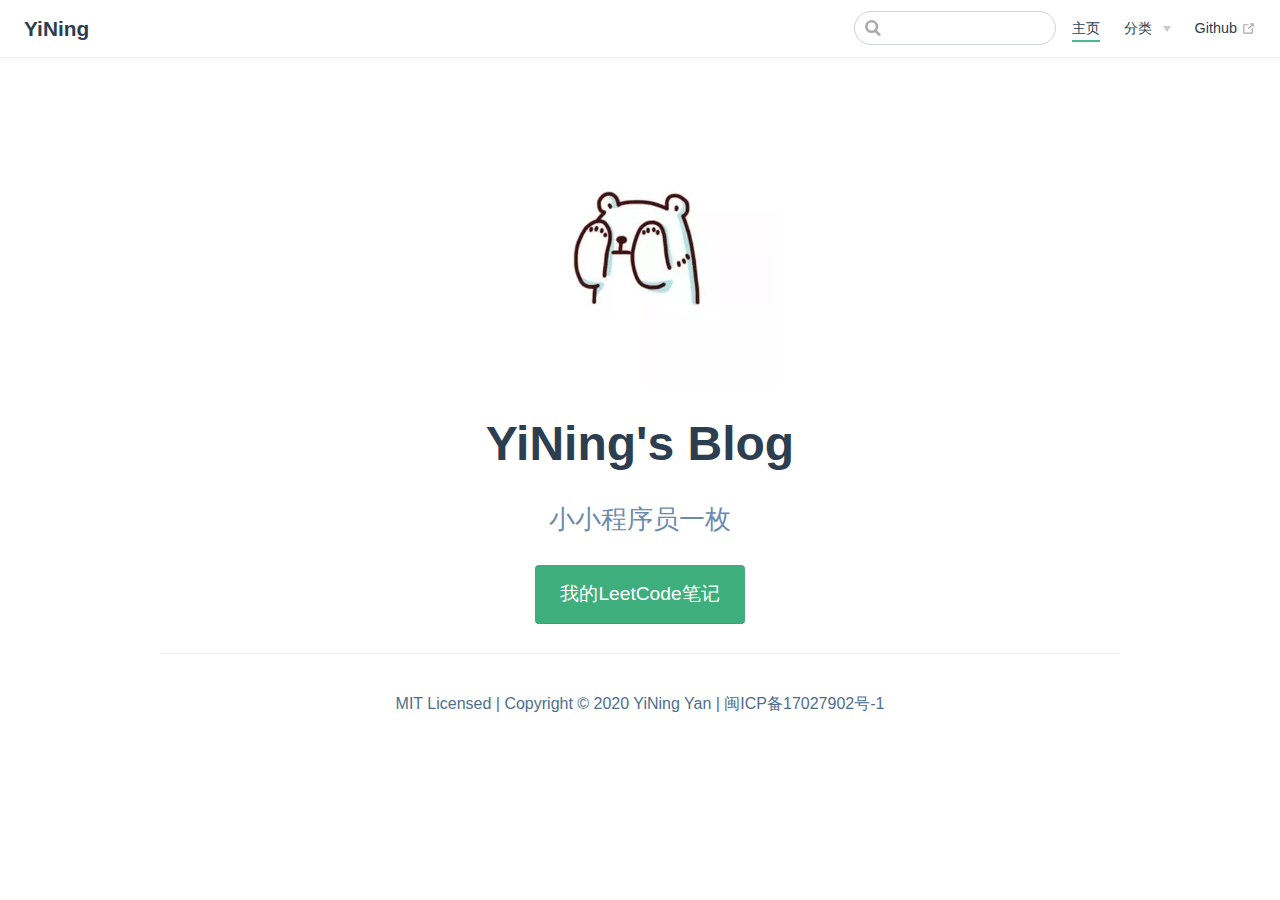
<file: index.html>
<!DOCTYPE html>
<html lang="en-US">
  <head>
    <meta charset="utf-8">
    <meta name="viewport" content="width=device-width,initial-scale=1">
    <title>YiNing</title>
    <meta name="description" content="小小程序员一枚">
    <meta name="generator" content="VuePress 1.3.1">
    <meta>
  <undefined></undefined>
    
    <link rel="preload" href="/assets/css/0.styles.47575099.css" as="style"><link rel="preload" href="/assets/js/app.80b94184.js" as="script"><link rel="preload" href="/assets/js/2.667981df.js" as="script"><link rel="preload" href="/assets/js/5.01420606.js" as="script"><link rel="prefetch" href="/assets/js/10.de576c9c.js"><link rel="prefetch" href="/assets/js/3.05944435.js"><link rel="prefetch" href="/assets/js/4.4a933d6a.js"><link rel="prefetch" href="/assets/js/6.52a14ada.js"><link rel="prefetch" href="/assets/js/7.d42bdb5d.js"><link rel="prefetch" href="/assets/js/8.326681b7.js"><link rel="prefetch" href="/assets/js/9.28d68574.js">
    <link rel="stylesheet" href="/assets/css/0.styles.47575099.css">
  </head>
  <body>
    <div id="app" data-server-rendered="true"><div class="theme-container no-sidebar"><header class="navbar"><div class="sidebar-button"><svg xmlns="http://www.w3.org/2000/svg" aria-hidden="true" role="img" viewBox="0 0 448 512" class="icon"><path fill="currentColor" d="M436 124H12c-6.627 0-12-5.373-12-12V80c0-6.627 5.373-12 12-12h424c6.627 0 12 5.373 12 12v32c0 6.627-5.373 12-12 12zm0 160H12c-6.627 0-12-5.373-12-12v-32c0-6.627 5.373-12 12-12h424c6.627 0 12 5.373 12 12v32c0 6.627-5.373 12-12 12zm0 160H12c-6.627 0-12-5.373-12-12v-32c0-6.627 5.373-12 12-12h424c6.627 0 12 5.373 12 12v32c0 6.627-5.373 12-12 12z"></path></svg></div> <a href="/" class="home-link router-link-exact-active router-link-active"><!----> <span class="site-name">YiNing</span></a> <div class="links"><div class="search-box"><input aria-label="Search" autocomplete="off" spellcheck="false" value=""> <!----></div> <nav class="nav-links can-hide"><div class="nav-item"><a href="/" class="nav-link router-link-exact-active router-link-active">
  主页
</a></div><div class="nav-item"><div class="dropdown-wrapper"><button type="button" aria-label="分类" class="dropdown-title"><span class="title">分类</span> <span class="arrow right"></span></button> <ul class="nav-dropdown" style="display:none;"><li class="dropdown-item"><!----> <a href="/leetcode/" class="nav-link">
  LeetCode笔记
</a></li><li class="dropdown-item"><!----> <a href="/" class="nav-link router-link-exact-active router-link-active">
   其他
</a></li></ul></div></div><div class="nav-item"><a href="https://github.com/yining134" target="_blank" rel="noopener noreferrer" class="nav-link external">
  Github
  <svg xmlns="http://www.w3.org/2000/svg" aria-hidden="true" x="0px" y="0px" viewBox="0 0 100 100" width="15" height="15" class="icon outbound"><path fill="currentColor" d="M18.8,85.1h56l0,0c2.2,0,4-1.8,4-4v-32h-8v28h-48v-48h28v-8h-32l0,0c-2.2,0-4,1.8-4,4v56C14.8,83.3,16.6,85.1,18.8,85.1z"></path> <polygon fill="currentColor" points="45.7,48.7 51.3,54.3 77.2,28.5 77.2,37.2 85.2,37.2 85.2,14.9 62.8,14.9 62.8,22.9 71.5,22.9"></polygon></svg></a></div> <!----></nav></div></header> <div class="sidebar-mask"></div> <aside class="sidebar"><nav class="nav-links"><div class="nav-item"><a href="/" class="nav-link router-link-exact-active router-link-active">
  主页
</a></div><div class="nav-item"><div class="dropdown-wrapper"><button type="button" aria-label="分类" class="dropdown-title"><span class="title">分类</span> <span class="arrow right"></span></button> <ul class="nav-dropdown" style="display:none;"><li class="dropdown-item"><!----> <a href="/leetcode/" class="nav-link">
  LeetCode笔记
</a></li><li class="dropdown-item"><!----> <a href="/" class="nav-link router-link-exact-active router-link-active">
   其他
</a></li></ul></div></div><div class="nav-item"><a href="https://github.com/yining134" target="_blank" rel="noopener noreferrer" class="nav-link external">
  Github
  <svg xmlns="http://www.w3.org/2000/svg" aria-hidden="true" x="0px" y="0px" viewBox="0 0 100 100" width="15" height="15" class="icon outbound"><path fill="currentColor" d="M18.8,85.1h56l0,0c2.2,0,4-1.8,4-4v-32h-8v28h-48v-48h28v-8h-32l0,0c-2.2,0-4,1.8-4,4v56C14.8,83.3,16.6,85.1,18.8,85.1z"></path> <polygon fill="currentColor" points="45.7,48.7 51.3,54.3 77.2,28.5 77.2,37.2 85.2,37.2 85.2,14.9 62.8,14.9 62.8,22.9 71.5,22.9"></polygon></svg></a></div> <!----></nav>  <!----> </aside> <main aria-labelledby="main-title" class="home"><header class="hero"><img src="avatar.png" alt="hero"> <h1 id="main-title">
      YiNing's Blog
    </h1> <p class="description">
      小小程序员一枚
    </p> <p class="action"><a href="/leetcode/" class="nav-link action-button">
  我的LeetCode笔记
</a></p></header> <!----> <div class="theme-default-content custom content__default"></div> <div class="footer">
    MIT Licensed | Copyright © 2020 YiNing Yan | 闽ICP备17027902号-1
  </div></main></div><div class="global-ui"></div></div>
    <script src="/assets/js/app.80b94184.js" defer></script><script src="/assets/js/2.667981df.js" defer></script><script src="/assets/js/5.01420606.js" defer></script>
  </body>
</html>
</file>
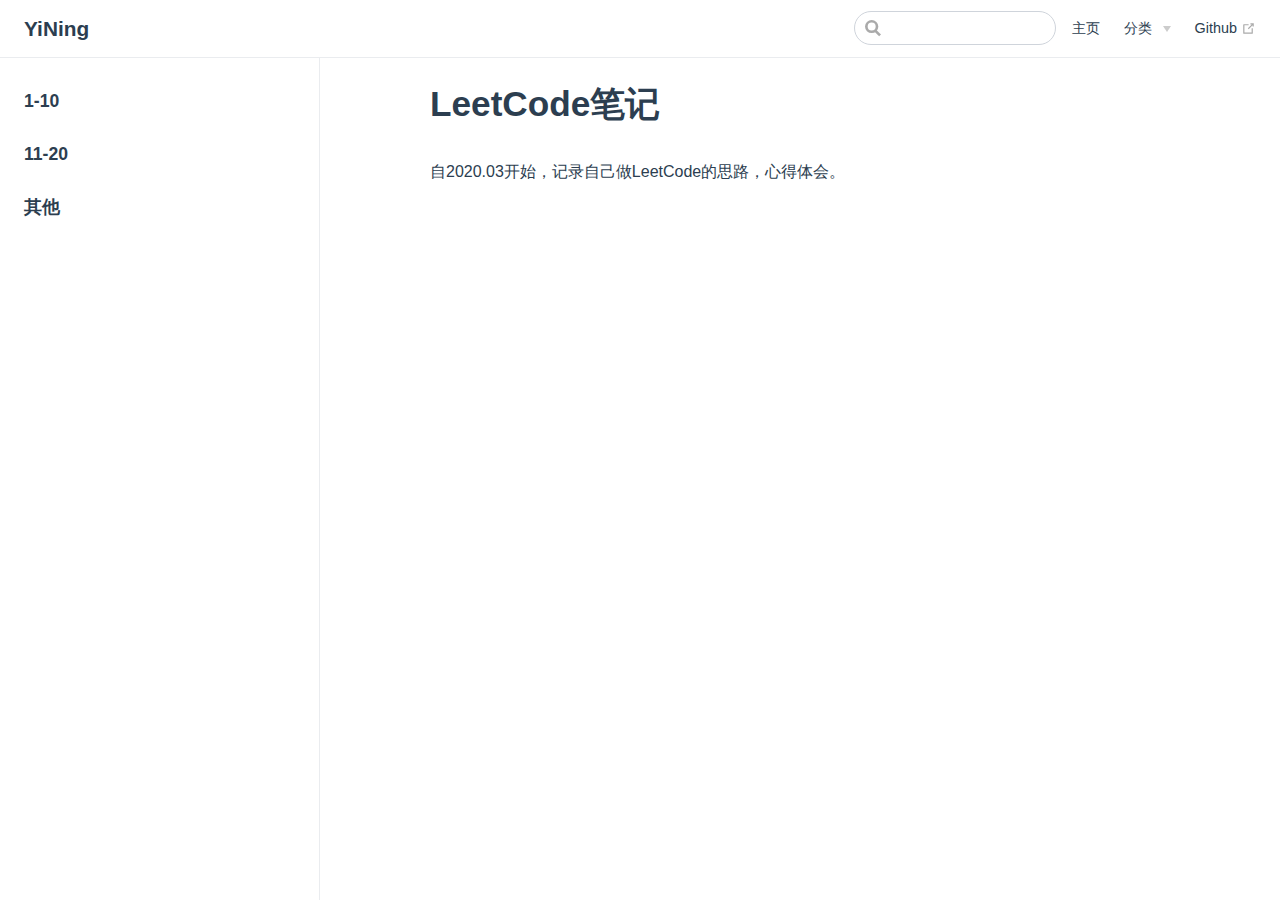
<file: leetcode/index.html>
<!DOCTYPE html>
<html lang="en-US">
  <head>
    <meta charset="utf-8">
    <meta name="viewport" content="width=device-width,initial-scale=1">
    <title>LeetCode笔记 | YiNing</title>
    <meta name="description" content="小小程序员一枚">
    <meta name="generator" content="VuePress 1.3.1">
    <meta>
  <undefined></undefined>
    
    <link rel="preload" href="/assets/css/0.styles.47575099.css" as="style"><link rel="preload" href="/assets/js/app.80b94184.js" as="script"><link rel="preload" href="/assets/js/2.667981df.js" as="script"><link rel="preload" href="/assets/js/8.326681b7.js" as="script"><link rel="prefetch" href="/assets/js/10.de576c9c.js"><link rel="prefetch" href="/assets/js/3.05944435.js"><link rel="prefetch" href="/assets/js/4.4a933d6a.js"><link rel="prefetch" href="/assets/js/5.01420606.js"><link rel="prefetch" href="/assets/js/6.52a14ada.js"><link rel="prefetch" href="/assets/js/7.d42bdb5d.js"><link rel="prefetch" href="/assets/js/9.28d68574.js">
    <link rel="stylesheet" href="/assets/css/0.styles.47575099.css">
  </head>
  <body>
    <div id="app" data-server-rendered="true"><div class="theme-container"><header class="navbar"><div class="sidebar-button"><svg xmlns="http://www.w3.org/2000/svg" aria-hidden="true" role="img" viewBox="0 0 448 512" class="icon"><path fill="currentColor" d="M436 124H12c-6.627 0-12-5.373-12-12V80c0-6.627 5.373-12 12-12h424c6.627 0 12 5.373 12 12v32c0 6.627-5.373 12-12 12zm0 160H12c-6.627 0-12-5.373-12-12v-32c0-6.627 5.373-12 12-12h424c6.627 0 12 5.373 12 12v32c0 6.627-5.373 12-12 12zm0 160H12c-6.627 0-12-5.373-12-12v-32c0-6.627 5.373-12 12-12h424c6.627 0 12 5.373 12 12v32c0 6.627-5.373 12-12 12z"></path></svg></div> <a href="/" class="home-link router-link-active"><!----> <span class="site-name">YiNing</span></a> <div class="links"><div class="search-box"><input aria-label="Search" autocomplete="off" spellcheck="false" value=""> <!----></div> <nav class="nav-links can-hide"><div class="nav-item"><a href="/" class="nav-link">
  主页
</a></div><div class="nav-item"><div class="dropdown-wrapper"><button type="button" aria-label="分类" class="dropdown-title"><span class="title">分类</span> <span class="arrow right"></span></button> <ul class="nav-dropdown" style="display:none;"><li class="dropdown-item"><!----> <a href="/leetcode/" class="nav-link router-link-exact-active router-link-active">
  LeetCode笔记
</a></li><li class="dropdown-item"><!----> <a href="/" class="nav-link">
   其他
</a></li></ul></div></div><div class="nav-item"><a href="https://github.com/yining134" target="_blank" rel="noopener noreferrer" class="nav-link external">
  Github
  <svg xmlns="http://www.w3.org/2000/svg" aria-hidden="true" x="0px" y="0px" viewBox="0 0 100 100" width="15" height="15" class="icon outbound"><path fill="currentColor" d="M18.8,85.1h56l0,0c2.2,0,4-1.8,4-4v-32h-8v28h-48v-48h28v-8h-32l0,0c-2.2,0-4,1.8-4,4v56C14.8,83.3,16.6,85.1,18.8,85.1z"></path> <polygon fill="currentColor" points="45.7,48.7 51.3,54.3 77.2,28.5 77.2,37.2 85.2,37.2 85.2,14.9 62.8,14.9 62.8,22.9 71.5,22.9"></polygon></svg></a></div> <!----></nav></div></header> <div class="sidebar-mask"></div> <aside class="sidebar"><nav class="nav-links"><div class="nav-item"><a href="/" class="nav-link">
  主页
</a></div><div class="nav-item"><div class="dropdown-wrapper"><button type="button" aria-label="分类" class="dropdown-title"><span class="title">分类</span> <span class="arrow right"></span></button> <ul class="nav-dropdown" style="display:none;"><li class="dropdown-item"><!----> <a href="/leetcode/" class="nav-link router-link-exact-active router-link-active">
  LeetCode笔记
</a></li><li class="dropdown-item"><!----> <a href="/" class="nav-link">
   其他
</a></li></ul></div></div><div class="nav-item"><a href="https://github.com/yining134" target="_blank" rel="noopener noreferrer" class="nav-link external">
  Github
  <svg xmlns="http://www.w3.org/2000/svg" aria-hidden="true" x="0px" y="0px" viewBox="0 0 100 100" width="15" height="15" class="icon outbound"><path fill="currentColor" d="M18.8,85.1h56l0,0c2.2,0,4-1.8,4-4v-32h-8v28h-48v-48h28v-8h-32l0,0c-2.2,0-4,1.8-4,4v56C14.8,83.3,16.6,85.1,18.8,85.1z"></path> <polygon fill="currentColor" points="45.7,48.7 51.3,54.3 77.2,28.5 77.2,37.2 85.2,37.2 85.2,14.9 62.8,14.9 62.8,22.9 71.5,22.9"></polygon></svg></a></div> <!----></nav>  <ul class="sidebar-links"><li><a href="/leetcode/1-10.html" class="sidebar-link">1-10</a></li><li><a href="/leetcode/11-20.html" class="sidebar-link">11-20</a></li><li><a href="/leetcode/其他.html" class="sidebar-link">其他</a></li></ul> </aside> <main class="page"> <div class="theme-default-content content__default"><h1 id="leetcode笔记"><a href="#leetcode笔记" class="header-anchor">#</a> LeetCode笔记</h1> <p>自2020.03开始，记录自己做LeetCode的思路，心得体会。</p></div> <footer class="page-edit"><!----> <!----></footer> <!----> </main></div><div class="global-ui"></div></div>
    <script src="/assets/js/app.80b94184.js" defer></script><script src="/assets/js/2.667981df.js" defer></script><script src="/assets/js/8.326681b7.js" defer></script>
  </body>
</html>
</file>
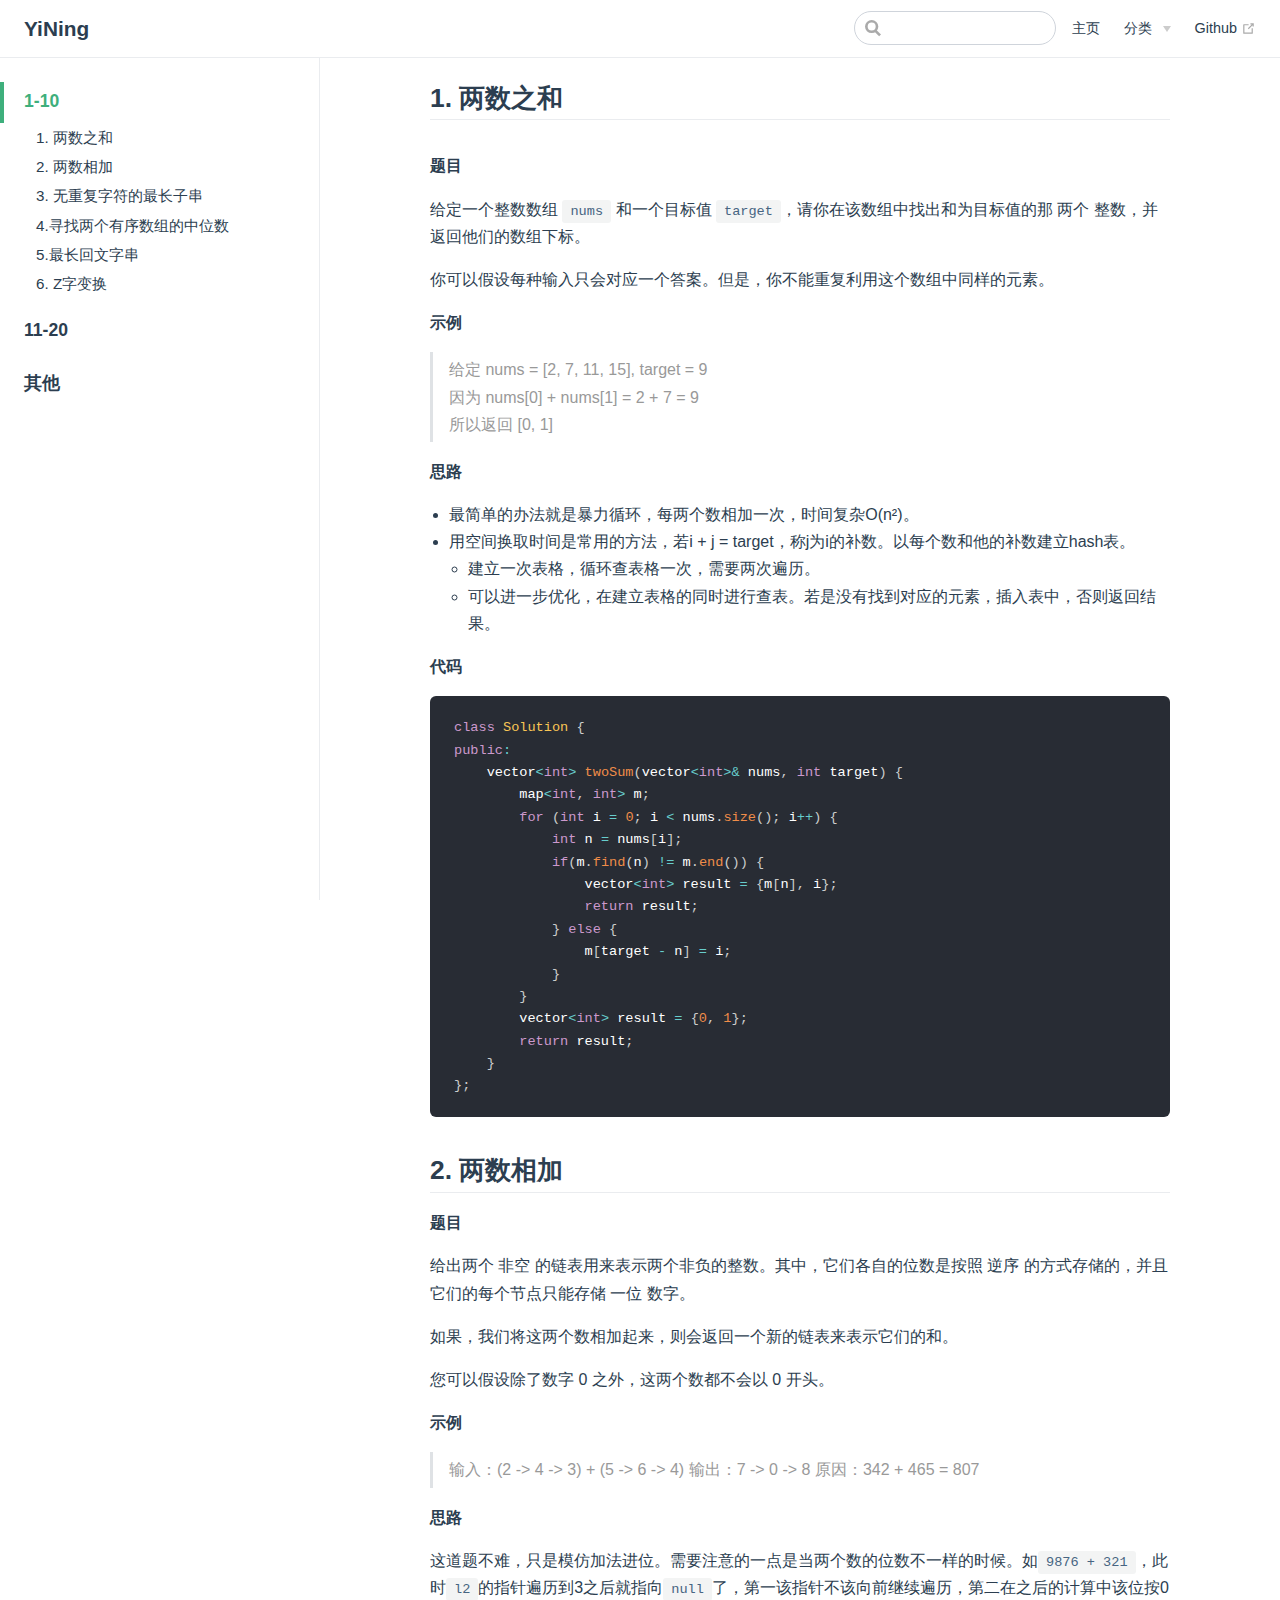
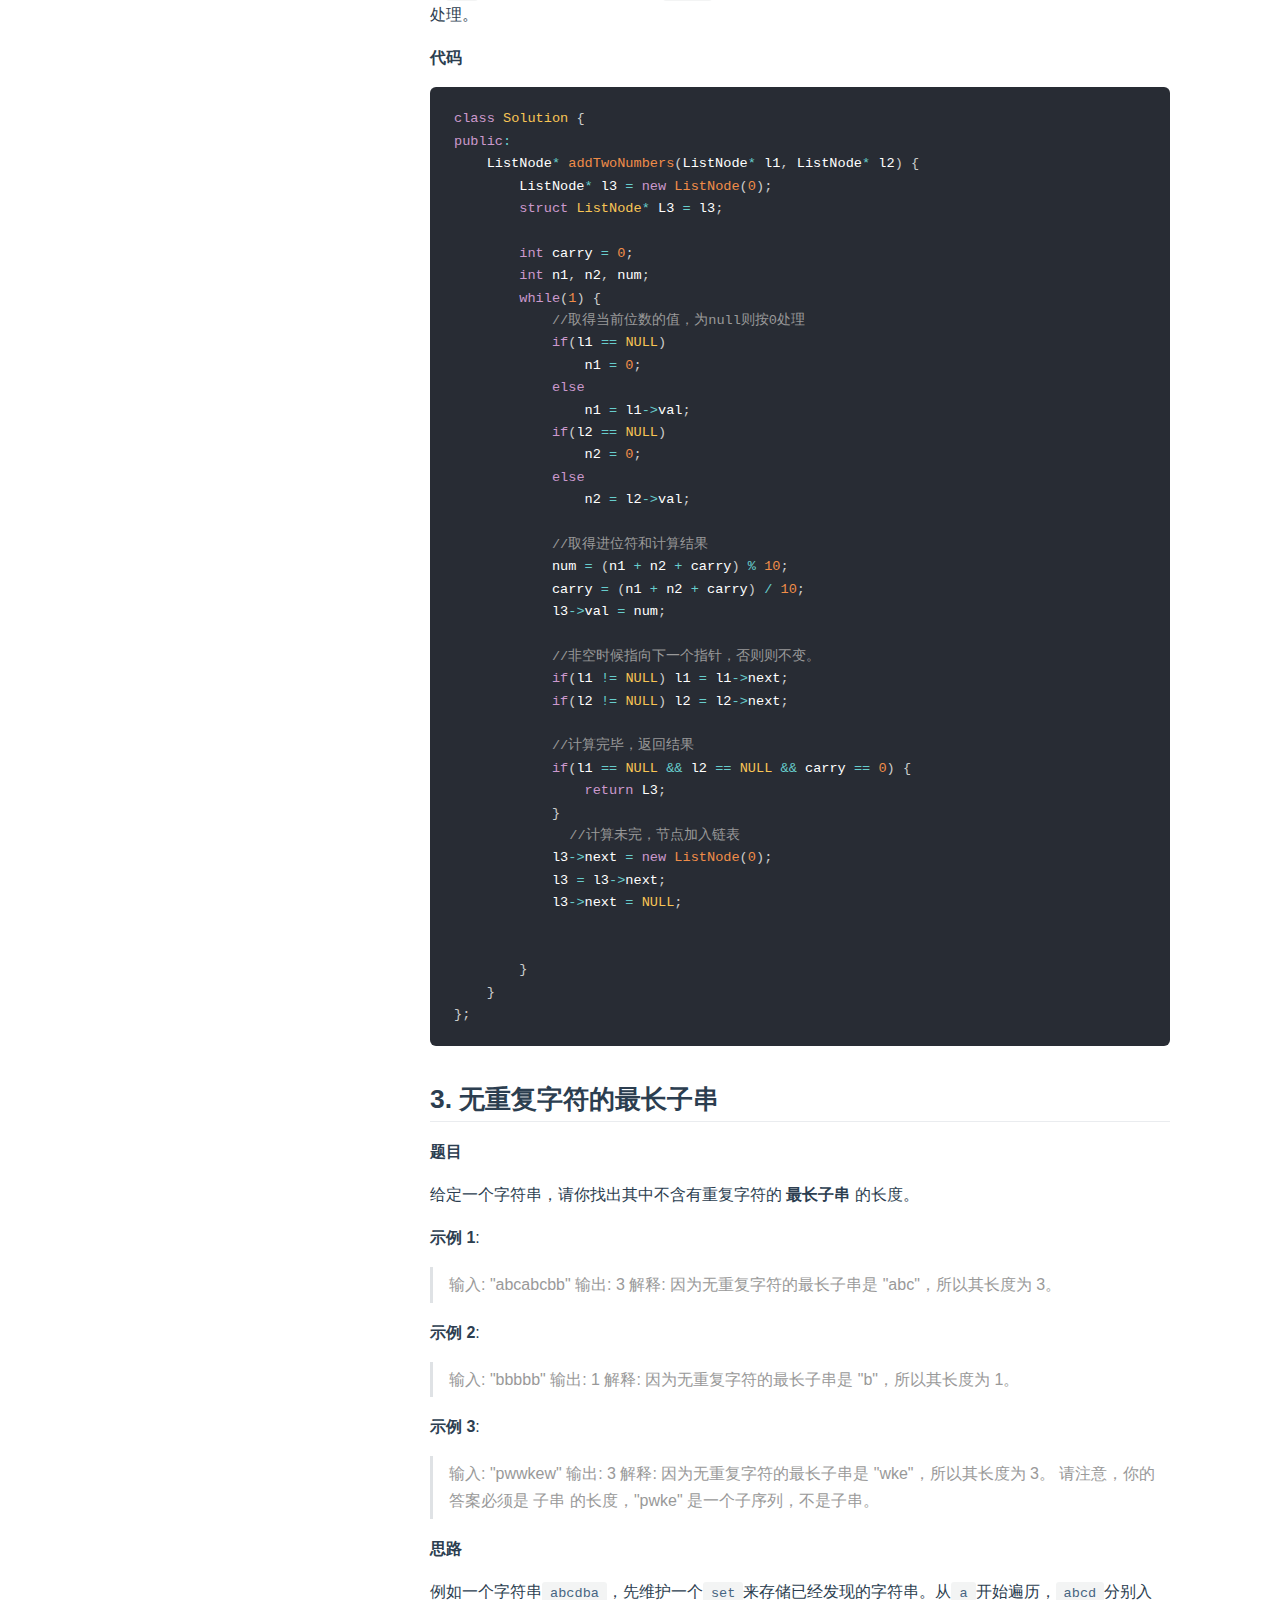
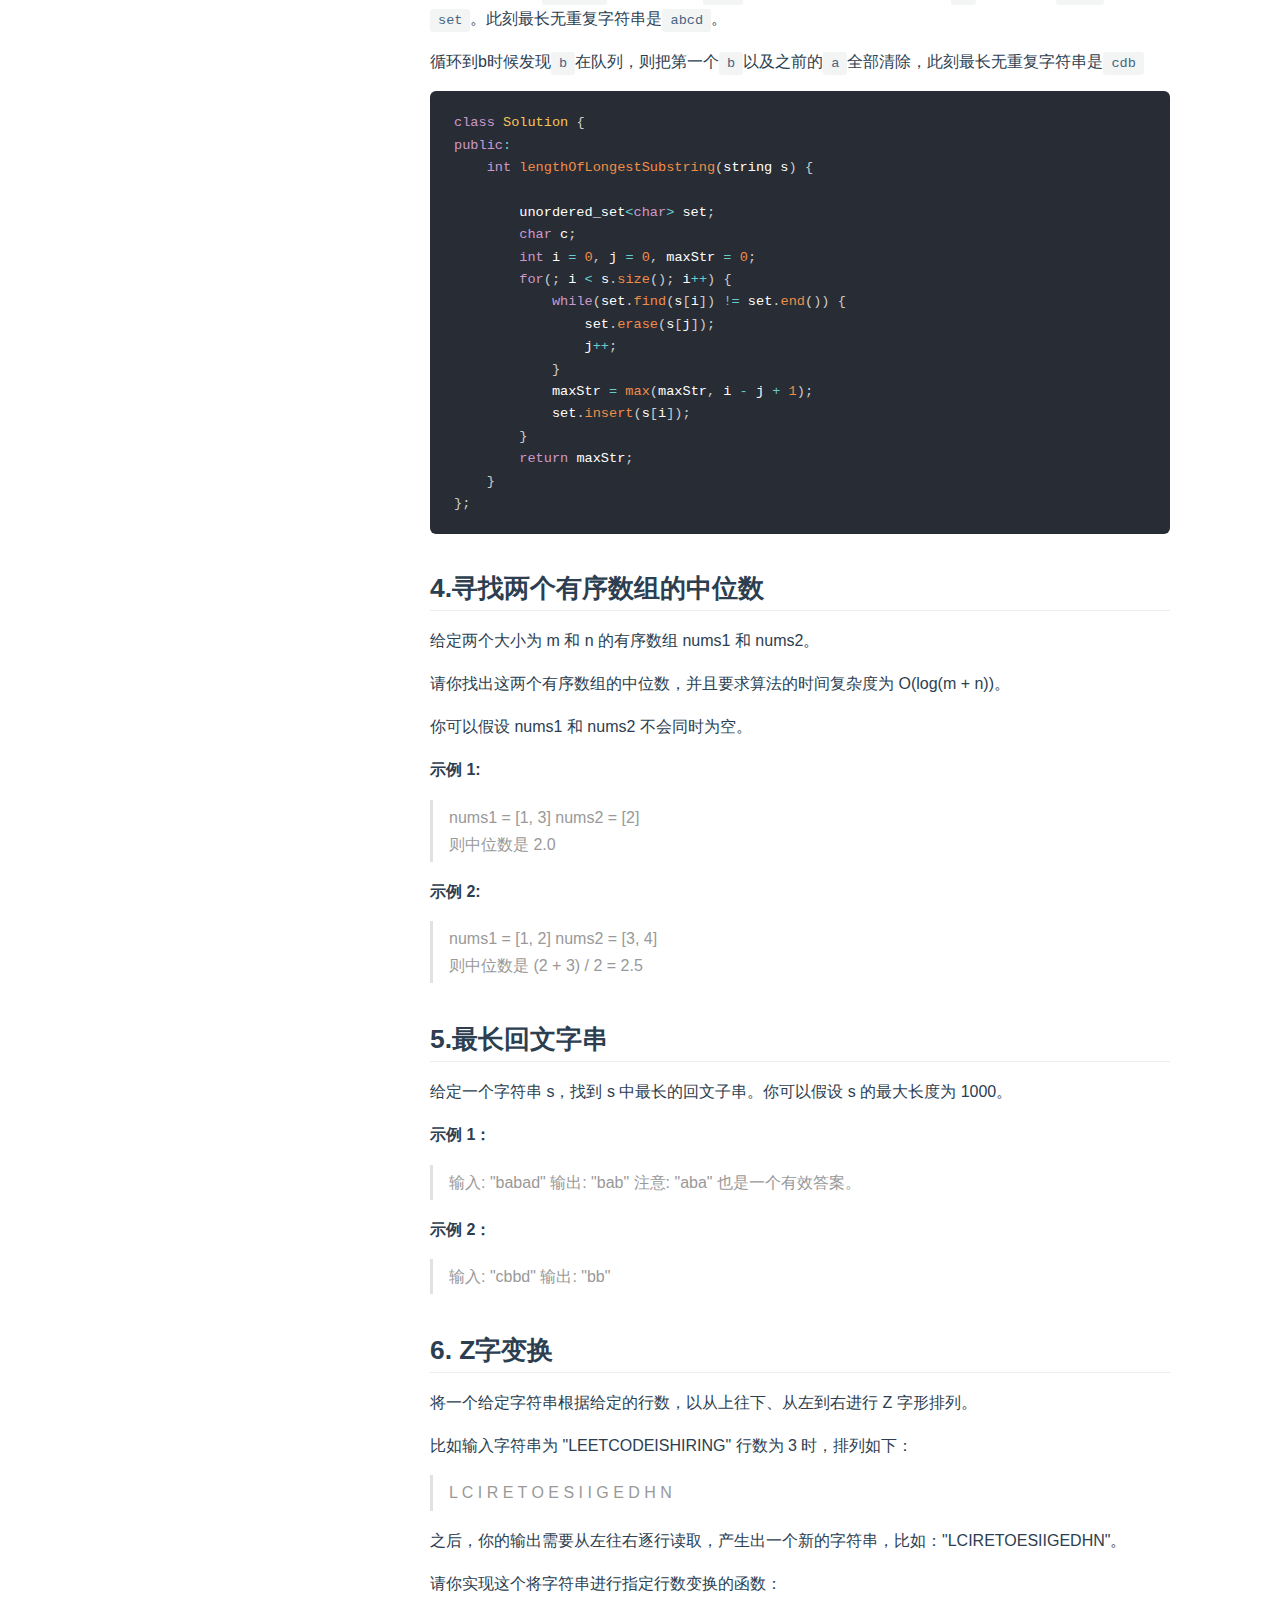
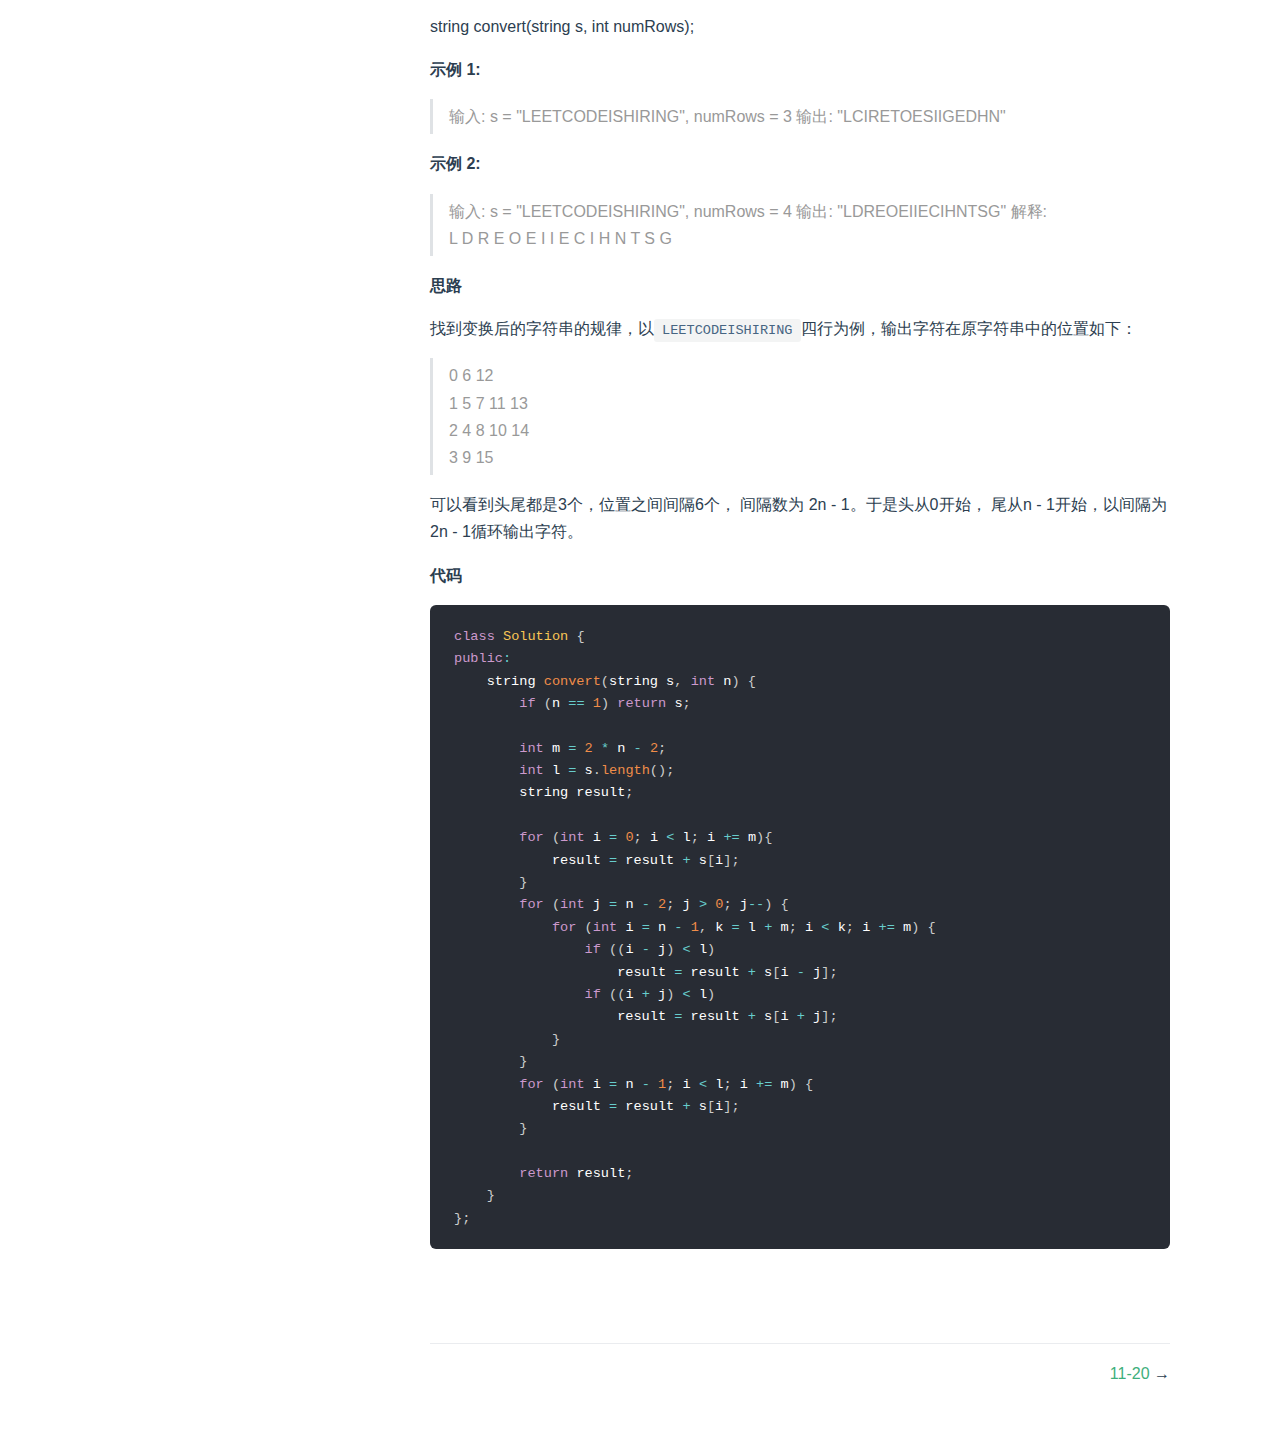
<file: leetcode/1-10.html>
<!DOCTYPE html>
<html lang="en-US">
  <head>
    <meta charset="utf-8">
    <meta name="viewport" content="width=device-width,initial-scale=1">
    <title>1-10 | YiNing</title>
    <meta name="description" content="小小程序员一枚">
    <meta name="generator" content="VuePress 1.3.1">
    <meta>
  <undefined></undefined>
    
    <link rel="preload" href="/assets/css/0.styles.47575099.css" as="style"><link rel="preload" href="/assets/js/app.80b94184.js" as="script"><link rel="preload" href="/assets/js/2.667981df.js" as="script"><link rel="preload" href="/assets/js/6.52a14ada.js" as="script"><link rel="prefetch" href="/assets/js/10.de576c9c.js"><link rel="prefetch" href="/assets/js/3.05944435.js"><link rel="prefetch" href="/assets/js/4.4a933d6a.js"><link rel="prefetch" href="/assets/js/5.01420606.js"><link rel="prefetch" href="/assets/js/7.d42bdb5d.js"><link rel="prefetch" href="/assets/js/8.326681b7.js"><link rel="prefetch" href="/assets/js/9.28d68574.js">
    <link rel="stylesheet" href="/assets/css/0.styles.47575099.css">
  </head>
  <body>
    <div id="app" data-server-rendered="true"><div class="theme-container"><header class="navbar"><div class="sidebar-button"><svg xmlns="http://www.w3.org/2000/svg" aria-hidden="true" role="img" viewBox="0 0 448 512" class="icon"><path fill="currentColor" d="M436 124H12c-6.627 0-12-5.373-12-12V80c0-6.627 5.373-12 12-12h424c6.627 0 12 5.373 12 12v32c0 6.627-5.373 12-12 12zm0 160H12c-6.627 0-12-5.373-12-12v-32c0-6.627 5.373-12 12-12h424c6.627 0 12 5.373 12 12v32c0 6.627-5.373 12-12 12zm0 160H12c-6.627 0-12-5.373-12-12v-32c0-6.627 5.373-12 12-12h424c6.627 0 12 5.373 12 12v32c0 6.627-5.373 12-12 12z"></path></svg></div> <a href="/" class="home-link router-link-active"><!----> <span class="site-name">YiNing</span></a> <div class="links"><div class="search-box"><input aria-label="Search" autocomplete="off" spellcheck="false" value=""> <!----></div> <nav class="nav-links can-hide"><div class="nav-item"><a href="/" class="nav-link">
  主页
</a></div><div class="nav-item"><div class="dropdown-wrapper"><button type="button" aria-label="分类" class="dropdown-title"><span class="title">分类</span> <span class="arrow right"></span></button> <ul class="nav-dropdown" style="display:none;"><li class="dropdown-item"><!----> <a href="/leetcode/" class="nav-link router-link-active">
  LeetCode笔记
</a></li><li class="dropdown-item"><!----> <a href="/" class="nav-link">
   其他
</a></li></ul></div></div><div class="nav-item"><a href="https://github.com/yining134" target="_blank" rel="noopener noreferrer" class="nav-link external">
  Github
  <svg xmlns="http://www.w3.org/2000/svg" aria-hidden="true" x="0px" y="0px" viewBox="0 0 100 100" width="15" height="15" class="icon outbound"><path fill="currentColor" d="M18.8,85.1h56l0,0c2.2,0,4-1.8,4-4v-32h-8v28h-48v-48h28v-8h-32l0,0c-2.2,0-4,1.8-4,4v56C14.8,83.3,16.6,85.1,18.8,85.1z"></path> <polygon fill="currentColor" points="45.7,48.7 51.3,54.3 77.2,28.5 77.2,37.2 85.2,37.2 85.2,14.9 62.8,14.9 62.8,22.9 71.5,22.9"></polygon></svg></a></div> <!----></nav></div></header> <div class="sidebar-mask"></div> <aside class="sidebar"><nav class="nav-links"><div class="nav-item"><a href="/" class="nav-link">
  主页
</a></div><div class="nav-item"><div class="dropdown-wrapper"><button type="button" aria-label="分类" class="dropdown-title"><span class="title">分类</span> <span class="arrow right"></span></button> <ul class="nav-dropdown" style="display:none;"><li class="dropdown-item"><!----> <a href="/leetcode/" class="nav-link router-link-active">
  LeetCode笔记
</a></li><li class="dropdown-item"><!----> <a href="/" class="nav-link">
   其他
</a></li></ul></div></div><div class="nav-item"><a href="https://github.com/yining134" target="_blank" rel="noopener noreferrer" class="nav-link external">
  Github
  <svg xmlns="http://www.w3.org/2000/svg" aria-hidden="true" x="0px" y="0px" viewBox="0 0 100 100" width="15" height="15" class="icon outbound"><path fill="currentColor" d="M18.8,85.1h56l0,0c2.2,0,4-1.8,4-4v-32h-8v28h-48v-48h28v-8h-32l0,0c-2.2,0-4,1.8-4,4v56C14.8,83.3,16.6,85.1,18.8,85.1z"></path> <polygon fill="currentColor" points="45.7,48.7 51.3,54.3 77.2,28.5 77.2,37.2 85.2,37.2 85.2,14.9 62.8,14.9 62.8,22.9 71.5,22.9"></polygon></svg></a></div> <!----></nav>  <ul class="sidebar-links"><li><a href="/leetcode/1-10.html" class="active sidebar-link">1-10</a><ul class="sidebar-sub-headers"><li class="sidebar-sub-header"><a href="/leetcode/1-10.html#_1-两数之和" class="sidebar-link">1. 两数之和</a></li><li class="sidebar-sub-header"><a href="/leetcode/1-10.html#_2-两数相加" class="sidebar-link">2. 两数相加</a></li><li class="sidebar-sub-header"><a href="/leetcode/1-10.html#_3-无重复字符的最长子串" class="sidebar-link">3. 无重复字符的最长子串</a></li><li class="sidebar-sub-header"><a href="/leetcode/1-10.html#_4-寻找两个有序数组的中位数" class="sidebar-link">4.寻找两个有序数组的中位数</a></li><li class="sidebar-sub-header"><a href="/leetcode/1-10.html#_5-最长回文字串" class="sidebar-link">5.最长回文字串</a></li><li class="sidebar-sub-header"><a href="/leetcode/1-10.html#_6-z字变换" class="sidebar-link">6. Z字变换</a></li></ul></li><li><a href="/leetcode/11-20.html" class="sidebar-link">11-20</a></li><li><a href="/leetcode/其他.html" class="sidebar-link">其他</a></li></ul> </aside> <main class="page"> <div class="theme-default-content content__default"><h2 id="_1-两数之和"><a href="#_1-两数之和" class="header-anchor">#</a> 1. 两数之和</h2> <p><strong>题目</strong></p> <p>给定一个整数数组 <code>nums</code> 和一个目标值 <code>target</code>，请你在该数组中找出和为目标值的那 两个 整数，并返回他们的数组下标。</p> <p>你可以假设每种输入只会对应一个答案。但是，你不能重复利用这个数组中同样的元素。</p> <p><strong>示例</strong></p> <blockquote><p>给定 nums = [2, 7, 11, 15], target = 9</p> <p>因为 nums[0] + nums[1] = 2 + 7 = 9</p> <p>所以返回 [0, 1]</p></blockquote> <p><strong>思路</strong></p> <ul><li>最简单的办法就是暴力循环，每两个数相加一次，时间复杂O(n²)。</li> <li>用空间换取时间是常用的方法，若i + j = target，称j为i的补数。以每个数和他的补数建立hash表。
<ul><li>建立一次表格，循环查表格一次，需要两次遍历。</li> <li>可以进一步优化，在建立表格的同时进行查表。若是没有找到对应的元素，插入表中，否则返回结果。</li></ul></li></ul> <p><strong>代码</strong></p> <div class="language-cpp extra-class"><pre class="language-cpp"><code><span class="token keyword">class</span> <span class="token class-name">Solution</span> <span class="token punctuation">{</span>
<span class="token keyword">public</span><span class="token operator">:</span>
    vector<span class="token operator">&lt;</span><span class="token keyword">int</span><span class="token operator">&gt;</span> <span class="token function">twoSum</span><span class="token punctuation">(</span>vector<span class="token operator">&lt;</span><span class="token keyword">int</span><span class="token operator">&gt;</span><span class="token operator">&amp;</span> nums<span class="token punctuation">,</span> <span class="token keyword">int</span> target<span class="token punctuation">)</span> <span class="token punctuation">{</span>
        map<span class="token operator">&lt;</span><span class="token keyword">int</span><span class="token punctuation">,</span> <span class="token keyword">int</span><span class="token operator">&gt;</span> m<span class="token punctuation">;</span>
        <span class="token keyword">for</span> <span class="token punctuation">(</span><span class="token keyword">int</span> i <span class="token operator">=</span> <span class="token number">0</span><span class="token punctuation">;</span> i <span class="token operator">&lt;</span> nums<span class="token punctuation">.</span><span class="token function">size</span><span class="token punctuation">(</span><span class="token punctuation">)</span><span class="token punctuation">;</span> i<span class="token operator">++</span><span class="token punctuation">)</span> <span class="token punctuation">{</span>
            <span class="token keyword">int</span> n <span class="token operator">=</span> nums<span class="token punctuation">[</span>i<span class="token punctuation">]</span><span class="token punctuation">;</span>
            <span class="token keyword">if</span><span class="token punctuation">(</span>m<span class="token punctuation">.</span><span class="token function">find</span><span class="token punctuation">(</span>n<span class="token punctuation">)</span> <span class="token operator">!=</span> m<span class="token punctuation">.</span><span class="token function">end</span><span class="token punctuation">(</span><span class="token punctuation">)</span><span class="token punctuation">)</span> <span class="token punctuation">{</span>
                vector<span class="token operator">&lt;</span><span class="token keyword">int</span><span class="token operator">&gt;</span> result <span class="token operator">=</span> <span class="token punctuation">{</span>m<span class="token punctuation">[</span>n<span class="token punctuation">]</span><span class="token punctuation">,</span> i<span class="token punctuation">}</span><span class="token punctuation">;</span>
                <span class="token keyword">return</span> result<span class="token punctuation">;</span>
            <span class="token punctuation">}</span> <span class="token keyword">else</span> <span class="token punctuation">{</span>
                m<span class="token punctuation">[</span>target <span class="token operator">-</span> n<span class="token punctuation">]</span> <span class="token operator">=</span> i<span class="token punctuation">;</span>
            <span class="token punctuation">}</span>
        <span class="token punctuation">}</span>
        vector<span class="token operator">&lt;</span><span class="token keyword">int</span><span class="token operator">&gt;</span> result <span class="token operator">=</span> <span class="token punctuation">{</span><span class="token number">0</span><span class="token punctuation">,</span> <span class="token number">1</span><span class="token punctuation">}</span><span class="token punctuation">;</span>
        <span class="token keyword">return</span> result<span class="token punctuation">;</span>
    <span class="token punctuation">}</span>
<span class="token punctuation">}</span><span class="token punctuation">;</span>
</code></pre></div><h2 id="_2-两数相加"><a href="#_2-两数相加" class="header-anchor">#</a> 2. 两数相加</h2> <p><strong>题目</strong></p> <p>给出两个 非空 的链表用来表示两个非负的整数。其中，它们各自的位数是按照 逆序 的方式存储的，并且它们的每个节点只能存储 一位 数字。</p> <p>如果，我们将这两个数相加起来，则会返回一个新的链表来表示它们的和。</p> <p>您可以假设除了数字 0 之外，这两个数都不会以 0 开头。</p> <p><strong>示例</strong></p> <blockquote><p>输入：(2 -&gt; 4 -&gt; 3) + (5 -&gt; 6 -&gt; 4)
输出：7 -&gt; 0 -&gt; 8
原因：342 + 465 = 807</p></blockquote> <p><strong>思路</strong></p> <p>这道题不难，只是模仿加法进位。需要注意的一点是当两个数的位数不一样的时候。如<code>9876 + 321</code>，此时<code>l2</code>的指针遍历到3之后就指向<code>null</code>了，第一该指针不该向前继续遍历，第二在之后的计算中该位按0处理。</p> <p><strong>代码</strong></p> <div class="language-cpp extra-class"><pre class="language-cpp"><code><span class="token keyword">class</span> <span class="token class-name">Solution</span> <span class="token punctuation">{</span>
<span class="token keyword">public</span><span class="token operator">:</span>
    ListNode<span class="token operator">*</span> <span class="token function">addTwoNumbers</span><span class="token punctuation">(</span>ListNode<span class="token operator">*</span> l1<span class="token punctuation">,</span> ListNode<span class="token operator">*</span> l2<span class="token punctuation">)</span> <span class="token punctuation">{</span>
        ListNode<span class="token operator">*</span> l3 <span class="token operator">=</span> <span class="token keyword">new</span> <span class="token function">ListNode</span><span class="token punctuation">(</span><span class="token number">0</span><span class="token punctuation">)</span><span class="token punctuation">;</span>
        <span class="token keyword">struct</span> <span class="token class-name">ListNode</span><span class="token operator">*</span> L3 <span class="token operator">=</span> l3<span class="token punctuation">;</span>

        <span class="token keyword">int</span> carry <span class="token operator">=</span> <span class="token number">0</span><span class="token punctuation">;</span>
        <span class="token keyword">int</span> n1<span class="token punctuation">,</span> n2<span class="token punctuation">,</span> num<span class="token punctuation">;</span>
        <span class="token keyword">while</span><span class="token punctuation">(</span><span class="token number">1</span><span class="token punctuation">)</span> <span class="token punctuation">{</span>
            <span class="token comment">//取得当前位数的值，为null则按0处理</span>
            <span class="token keyword">if</span><span class="token punctuation">(</span>l1 <span class="token operator">==</span> <span class="token constant">NULL</span><span class="token punctuation">)</span> 
                n1 <span class="token operator">=</span> <span class="token number">0</span><span class="token punctuation">;</span>
            <span class="token keyword">else</span> 
                n1 <span class="token operator">=</span> l1<span class="token operator">-&gt;</span>val<span class="token punctuation">;</span>
            <span class="token keyword">if</span><span class="token punctuation">(</span>l2 <span class="token operator">==</span> <span class="token constant">NULL</span><span class="token punctuation">)</span> 
                n2 <span class="token operator">=</span> <span class="token number">0</span><span class="token punctuation">;</span>
            <span class="token keyword">else</span> 
                n2 <span class="token operator">=</span> l2<span class="token operator">-&gt;</span>val<span class="token punctuation">;</span>
            
            <span class="token comment">//取得进位符和计算结果</span>
            num <span class="token operator">=</span> <span class="token punctuation">(</span>n1 <span class="token operator">+</span> n2 <span class="token operator">+</span> carry<span class="token punctuation">)</span> <span class="token operator">%</span> <span class="token number">10</span><span class="token punctuation">;</span>
            carry <span class="token operator">=</span> <span class="token punctuation">(</span>n1 <span class="token operator">+</span> n2 <span class="token operator">+</span> carry<span class="token punctuation">)</span> <span class="token operator">/</span> <span class="token number">10</span><span class="token punctuation">;</span>
            l3<span class="token operator">-&gt;</span>val <span class="token operator">=</span> num<span class="token punctuation">;</span>

            <span class="token comment">//非空时候指向下一个指针，否则则不变。</span>
            <span class="token keyword">if</span><span class="token punctuation">(</span>l1 <span class="token operator">!=</span> <span class="token constant">NULL</span><span class="token punctuation">)</span> l1 <span class="token operator">=</span> l1<span class="token operator">-&gt;</span>next<span class="token punctuation">;</span>
            <span class="token keyword">if</span><span class="token punctuation">(</span>l2 <span class="token operator">!=</span> <span class="token constant">NULL</span><span class="token punctuation">)</span> l2 <span class="token operator">=</span> l2<span class="token operator">-&gt;</span>next<span class="token punctuation">;</span>
            
            <span class="token comment">//计算完毕，返回结果</span>
            <span class="token keyword">if</span><span class="token punctuation">(</span>l1 <span class="token operator">==</span> <span class="token constant">NULL</span> <span class="token operator">&amp;&amp;</span> l2 <span class="token operator">==</span> <span class="token constant">NULL</span> <span class="token operator">&amp;&amp;</span> carry <span class="token operator">==</span> <span class="token number">0</span><span class="token punctuation">)</span> <span class="token punctuation">{</span>
                <span class="token keyword">return</span> L3<span class="token punctuation">;</span>
            <span class="token punctuation">}</span>
			<span class="token comment">//计算未完，节点加入链表</span>
            l3<span class="token operator">-&gt;</span>next <span class="token operator">=</span> <span class="token keyword">new</span> <span class="token function">ListNode</span><span class="token punctuation">(</span><span class="token number">0</span><span class="token punctuation">)</span><span class="token punctuation">;</span>
            l3 <span class="token operator">=</span> l3<span class="token operator">-&gt;</span>next<span class="token punctuation">;</span>
            l3<span class="token operator">-&gt;</span>next <span class="token operator">=</span> <span class="token constant">NULL</span><span class="token punctuation">;</span>

            
        <span class="token punctuation">}</span>
    <span class="token punctuation">}</span>
<span class="token punctuation">}</span><span class="token punctuation">;</span>
</code></pre></div><h2 id="_3-无重复字符的最长子串"><a href="#_3-无重复字符的最长子串" class="header-anchor">#</a> 3. 无重复字符的最长子串</h2> <p><strong>题目</strong></p> <p>给定一个字符串，请你找出其中不含有重复字符的 <strong>最长子串</strong> 的长度。</p> <p><strong>示例 1</strong>:</p> <blockquote><p>输入: &quot;abcabcbb&quot;
输出: 3
解释: 因为无重复字符的最长子串是 &quot;abc&quot;，所以其长度为 3。</p></blockquote> <p><strong>示例 2</strong>:</p> <blockquote><p>输入: &quot;bbbbb&quot;
输出: 1
解释: 因为无重复字符的最长子串是 &quot;b&quot;，所以其长度为 1。</p></blockquote> <p><strong>示例 3</strong>:</p> <blockquote><p>输入: &quot;pwwkew&quot;
输出: 3
解释: 因为无重复字符的最长子串是 &quot;wke&quot;，所以其长度为 3。
请注意，你的答案必须是 子串 的长度，&quot;pwke&quot; 是一个子序列，不是子串。</p></blockquote> <p><strong>思路</strong></p> <p>例如一个字符串<code>abcdba</code>，先维护一个<code>set</code>来存储已经发现的字符串。从<code>a</code>开始遍历，<code>abcd</code>分别入<code>set</code>。此刻最长无重复字符串是<code>abcd</code>。</p> <p>循环到b时候发现<code>b</code>在队列，则把第一个<code>b</code>以及之前的<code>a</code>全部清除，此刻最长无重复字符串是<code>cdb</code></p> <div class="language-cpp extra-class"><pre class="language-cpp"><code><span class="token keyword">class</span> <span class="token class-name">Solution</span> <span class="token punctuation">{</span>
<span class="token keyword">public</span><span class="token operator">:</span>
    <span class="token keyword">int</span> <span class="token function">lengthOfLongestSubstring</span><span class="token punctuation">(</span>string s<span class="token punctuation">)</span> <span class="token punctuation">{</span>
        
        unordered_set<span class="token operator">&lt;</span><span class="token keyword">char</span><span class="token operator">&gt;</span> set<span class="token punctuation">;</span>
        <span class="token keyword">char</span> c<span class="token punctuation">;</span>
        <span class="token keyword">int</span> i <span class="token operator">=</span> <span class="token number">0</span><span class="token punctuation">,</span> j <span class="token operator">=</span> <span class="token number">0</span><span class="token punctuation">,</span> maxStr <span class="token operator">=</span> <span class="token number">0</span><span class="token punctuation">;</span>
        <span class="token keyword">for</span><span class="token punctuation">(</span><span class="token punctuation">;</span> i <span class="token operator">&lt;</span> s<span class="token punctuation">.</span><span class="token function">size</span><span class="token punctuation">(</span><span class="token punctuation">)</span><span class="token punctuation">;</span> i<span class="token operator">++</span><span class="token punctuation">)</span> <span class="token punctuation">{</span>
            <span class="token keyword">while</span><span class="token punctuation">(</span>set<span class="token punctuation">.</span><span class="token function">find</span><span class="token punctuation">(</span>s<span class="token punctuation">[</span>i<span class="token punctuation">]</span><span class="token punctuation">)</span> <span class="token operator">!=</span> set<span class="token punctuation">.</span><span class="token function">end</span><span class="token punctuation">(</span><span class="token punctuation">)</span><span class="token punctuation">)</span> <span class="token punctuation">{</span>
                set<span class="token punctuation">.</span><span class="token function">erase</span><span class="token punctuation">(</span>s<span class="token punctuation">[</span>j<span class="token punctuation">]</span><span class="token punctuation">)</span><span class="token punctuation">;</span>
                j<span class="token operator">++</span><span class="token punctuation">;</span>
            <span class="token punctuation">}</span>
            maxStr <span class="token operator">=</span> <span class="token function">max</span><span class="token punctuation">(</span>maxStr<span class="token punctuation">,</span> i <span class="token operator">-</span> j <span class="token operator">+</span> <span class="token number">1</span><span class="token punctuation">)</span><span class="token punctuation">;</span>
            set<span class="token punctuation">.</span><span class="token function">insert</span><span class="token punctuation">(</span>s<span class="token punctuation">[</span>i<span class="token punctuation">]</span><span class="token punctuation">)</span><span class="token punctuation">;</span>
        <span class="token punctuation">}</span>            
        <span class="token keyword">return</span> maxStr<span class="token punctuation">;</span>
    <span class="token punctuation">}</span>
<span class="token punctuation">}</span><span class="token punctuation">;</span>
</code></pre></div><h2 id="_4-寻找两个有序数组的中位数"><a href="#_4-寻找两个有序数组的中位数" class="header-anchor">#</a> 4.寻找两个有序数组的中位数</h2> <p>给定两个大小为 m 和 n 的有序数组 nums1 和 nums2。</p> <p>请你找出这两个有序数组的中位数，并且要求算法的时间复杂度为 O(log(m + n))。</p> <p>你可以假设 nums1 和 nums2 不会同时为空。</p> <p><strong>示例 1:</strong></p> <blockquote><p>nums1 = [1, 3]
nums2 = [2]</p> <p>则中位数是 2.0</p></blockquote> <p><strong>示例 2:</strong></p> <blockquote><p>nums1 = [1, 2]
nums2 = [3, 4]</p> <p>则中位数是 (2 + 3) / 2 = 2.5</p></blockquote> <h2 id="_5-最长回文字串"><a href="#_5-最长回文字串" class="header-anchor">#</a> 5.最长回文字串</h2> <p>给定一个字符串 s，找到 s 中最长的回文子串。你可以假设 s 的最大长度为 1000。</p> <p><strong>示例 1：</strong></p> <blockquote><p>输入: &quot;babad&quot;
输出: &quot;bab&quot;
注意: &quot;aba&quot; 也是一个有效答案。</p></blockquote> <p><strong>示例 2：</strong></p> <blockquote><p>输入: &quot;cbbd&quot;
输出: &quot;bb&quot;</p></blockquote> <h2 id="_6-z字变换"><a href="#_6-z字变换" class="header-anchor">#</a> 6. Z字变换</h2> <p>将一个给定字符串根据给定的行数，以从上往下、从左到右进行 Z 字形排列。</p> <p>比如输入字符串为 &quot;LEETCODEISHIRING&quot; 行数为 3 时，排列如下：</p> <blockquote><p>L   C   I   R
E T O E S I I G
E   D   H   N</p></blockquote> <p>之后，你的输出需要从左往右逐行读取，产生出一个新的字符串，比如：&quot;LCIRETOESIIGEDHN&quot;。</p> <p>请你实现这个将字符串进行指定行数变换的函数：</p> <p>string convert(string s, int numRows);</p> <p><strong>示例 1:</strong></p> <blockquote><p>输入: s = &quot;LEETCODEISHIRING&quot;, numRows = 3
输出: &quot;LCIRETOESIIGEDHN&quot;</p></blockquote> <p><strong>示例 2:</strong></p> <blockquote><p>输入: s = &quot;LEETCODEISHIRING&quot;, numRows = 4
输出: &quot;LDREOEIIECIHNTSG&quot;
解释:</p> <p>L            D          R
E       O  E       I   I
E   C       I    H    N
T            S          G</p></blockquote> <p><strong>思路</strong></p> <p>找到变换后的字符串的规律，以<code>LEETCODEISHIRING</code>四行为例，输出字符在原字符串中的位置如下：</p> <blockquote><p>0			  6				12</p> <p>1		5	7		11	13</p> <p>2	4		8	10		14</p> <p>3			  9				 15</p></blockquote> <p>可以看到头尾都是3个，位置之间间隔6个， 间隔数为 2n - 1。于是头从0开始， 尾从n - 1开始，以间隔为 2n - 1循环输出字符。</p> <p><strong>代码</strong></p> <div class="language-cpp extra-class"><pre class="language-cpp"><code><span class="token keyword">class</span> <span class="token class-name">Solution</span> <span class="token punctuation">{</span>
<span class="token keyword">public</span><span class="token operator">:</span>
    string <span class="token function">convert</span><span class="token punctuation">(</span>string s<span class="token punctuation">,</span> <span class="token keyword">int</span> n<span class="token punctuation">)</span> <span class="token punctuation">{</span>
        <span class="token keyword">if</span> <span class="token punctuation">(</span>n <span class="token operator">==</span> <span class="token number">1</span><span class="token punctuation">)</span> <span class="token keyword">return</span> s<span class="token punctuation">;</span>

        <span class="token keyword">int</span> m <span class="token operator">=</span> <span class="token number">2</span> <span class="token operator">*</span> n <span class="token operator">-</span> <span class="token number">2</span><span class="token punctuation">;</span>
        <span class="token keyword">int</span> l <span class="token operator">=</span> s<span class="token punctuation">.</span><span class="token function">length</span><span class="token punctuation">(</span><span class="token punctuation">)</span><span class="token punctuation">;</span>
        string result<span class="token punctuation">;</span>
        
        <span class="token keyword">for</span> <span class="token punctuation">(</span><span class="token keyword">int</span> i <span class="token operator">=</span> <span class="token number">0</span><span class="token punctuation">;</span> i <span class="token operator">&lt;</span> l<span class="token punctuation">;</span> i <span class="token operator">+=</span> m<span class="token punctuation">)</span><span class="token punctuation">{</span>
            result <span class="token operator">=</span> result <span class="token operator">+</span> s<span class="token punctuation">[</span>i<span class="token punctuation">]</span><span class="token punctuation">;</span>
        <span class="token punctuation">}</span>
        <span class="token keyword">for</span> <span class="token punctuation">(</span><span class="token keyword">int</span> j <span class="token operator">=</span> n <span class="token operator">-</span> <span class="token number">2</span><span class="token punctuation">;</span> j <span class="token operator">&gt;</span> <span class="token number">0</span><span class="token punctuation">;</span> j<span class="token operator">--</span><span class="token punctuation">)</span> <span class="token punctuation">{</span>
            <span class="token keyword">for</span> <span class="token punctuation">(</span><span class="token keyword">int</span> i <span class="token operator">=</span> n <span class="token operator">-</span> <span class="token number">1</span><span class="token punctuation">,</span> k <span class="token operator">=</span> l <span class="token operator">+</span> m<span class="token punctuation">;</span> i <span class="token operator">&lt;</span> k<span class="token punctuation">;</span> i <span class="token operator">+=</span> m<span class="token punctuation">)</span> <span class="token punctuation">{</span>
                <span class="token keyword">if</span> <span class="token punctuation">(</span><span class="token punctuation">(</span>i <span class="token operator">-</span> j<span class="token punctuation">)</span> <span class="token operator">&lt;</span> l<span class="token punctuation">)</span>
                    result <span class="token operator">=</span> result <span class="token operator">+</span> s<span class="token punctuation">[</span>i <span class="token operator">-</span> j<span class="token punctuation">]</span><span class="token punctuation">;</span>
                <span class="token keyword">if</span> <span class="token punctuation">(</span><span class="token punctuation">(</span>i <span class="token operator">+</span> j<span class="token punctuation">)</span> <span class="token operator">&lt;</span> l<span class="token punctuation">)</span>
                    result <span class="token operator">=</span> result <span class="token operator">+</span> s<span class="token punctuation">[</span>i <span class="token operator">+</span> j<span class="token punctuation">]</span><span class="token punctuation">;</span>
            <span class="token punctuation">}</span>
        <span class="token punctuation">}</span>
        <span class="token keyword">for</span> <span class="token punctuation">(</span><span class="token keyword">int</span> i <span class="token operator">=</span> n <span class="token operator">-</span> <span class="token number">1</span><span class="token punctuation">;</span> i <span class="token operator">&lt;</span> l<span class="token punctuation">;</span> i <span class="token operator">+=</span> m<span class="token punctuation">)</span> <span class="token punctuation">{</span>
            result <span class="token operator">=</span> result <span class="token operator">+</span> s<span class="token punctuation">[</span>i<span class="token punctuation">]</span><span class="token punctuation">;</span>
        <span class="token punctuation">}</span>

        <span class="token keyword">return</span> result<span class="token punctuation">;</span>
    <span class="token punctuation">}</span>
<span class="token punctuation">}</span><span class="token punctuation">;</span>
</code></pre></div></div> <footer class="page-edit"><!----> <!----></footer> <div class="page-nav"><p class="inner"><!----> <span class="next"><a href="/leetcode/11-20.html">
        11-20
      </a>
      →
    </span></p></div> </main></div><div class="global-ui"></div></div>
    <script src="/assets/js/app.80b94184.js" defer></script><script src="/assets/js/2.667981df.js" defer></script><script src="/assets/js/6.52a14ada.js" defer></script>
  </body>
</html>
</file>
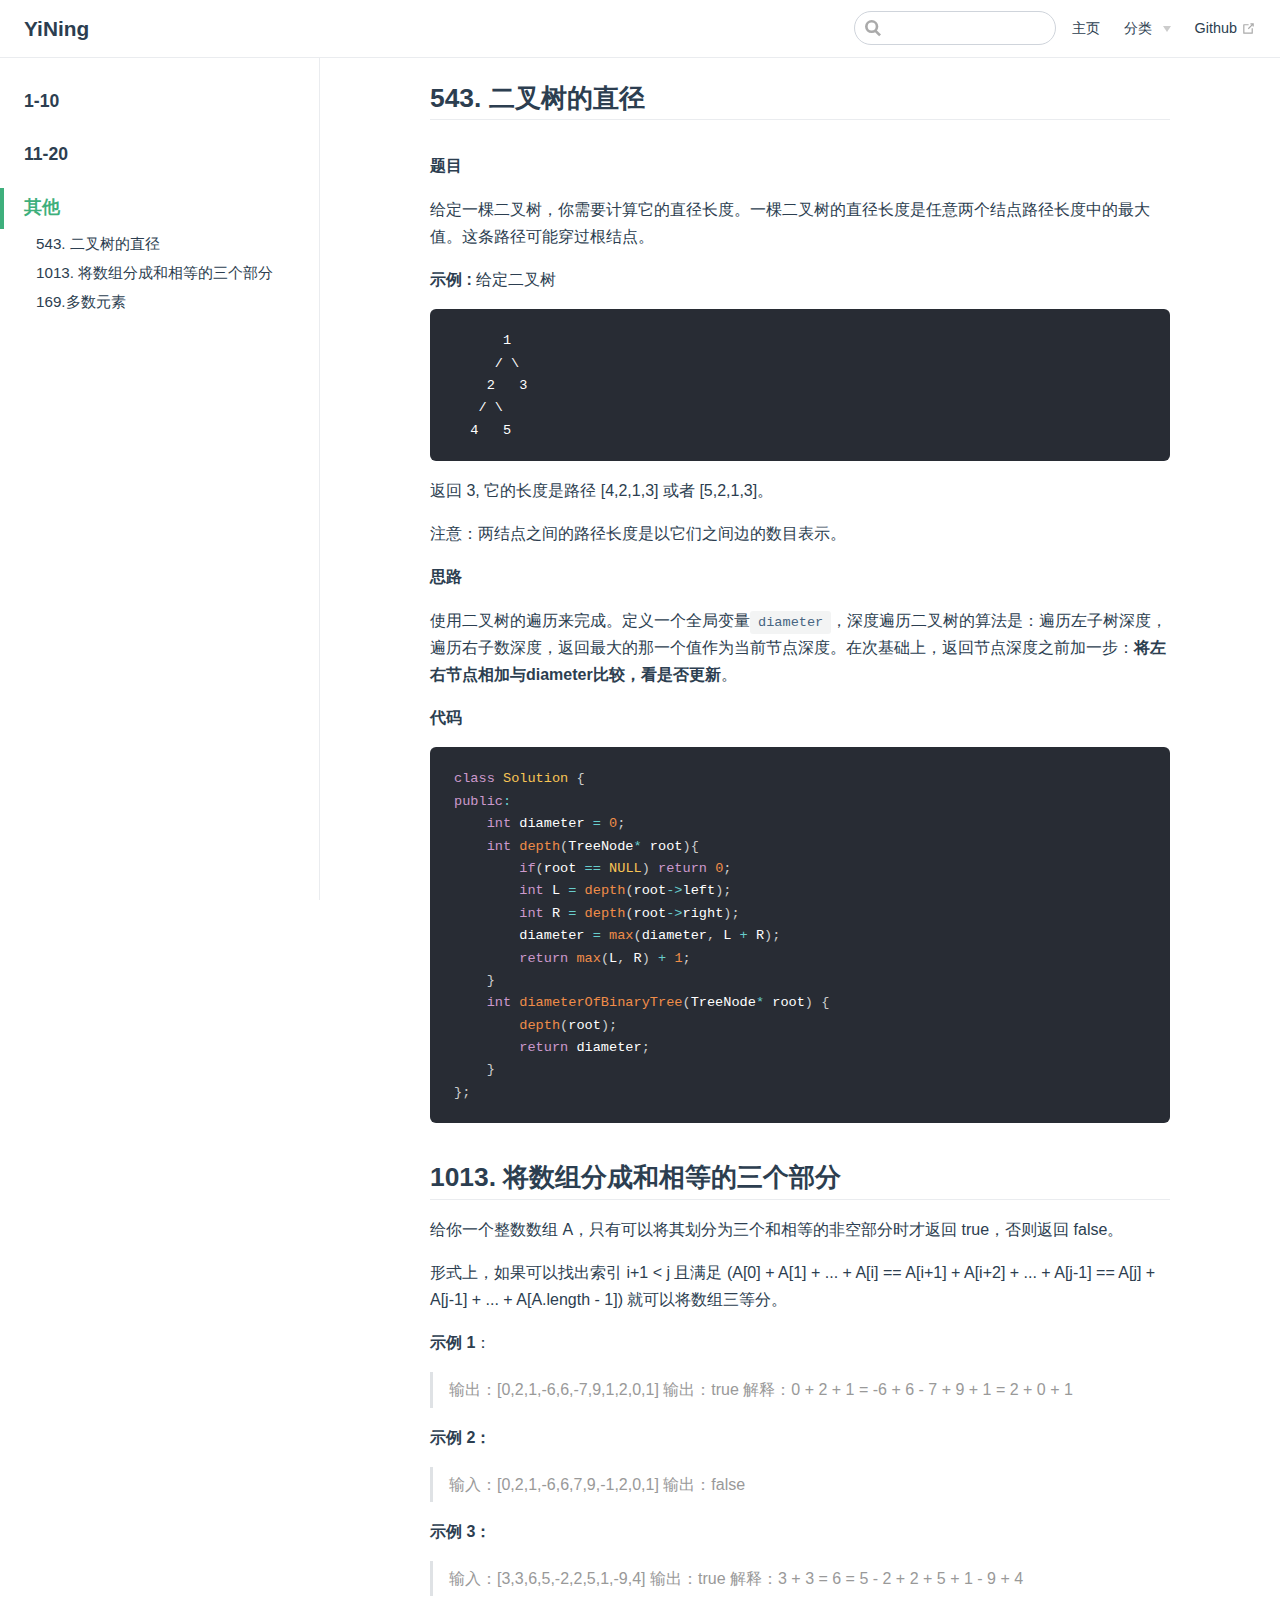
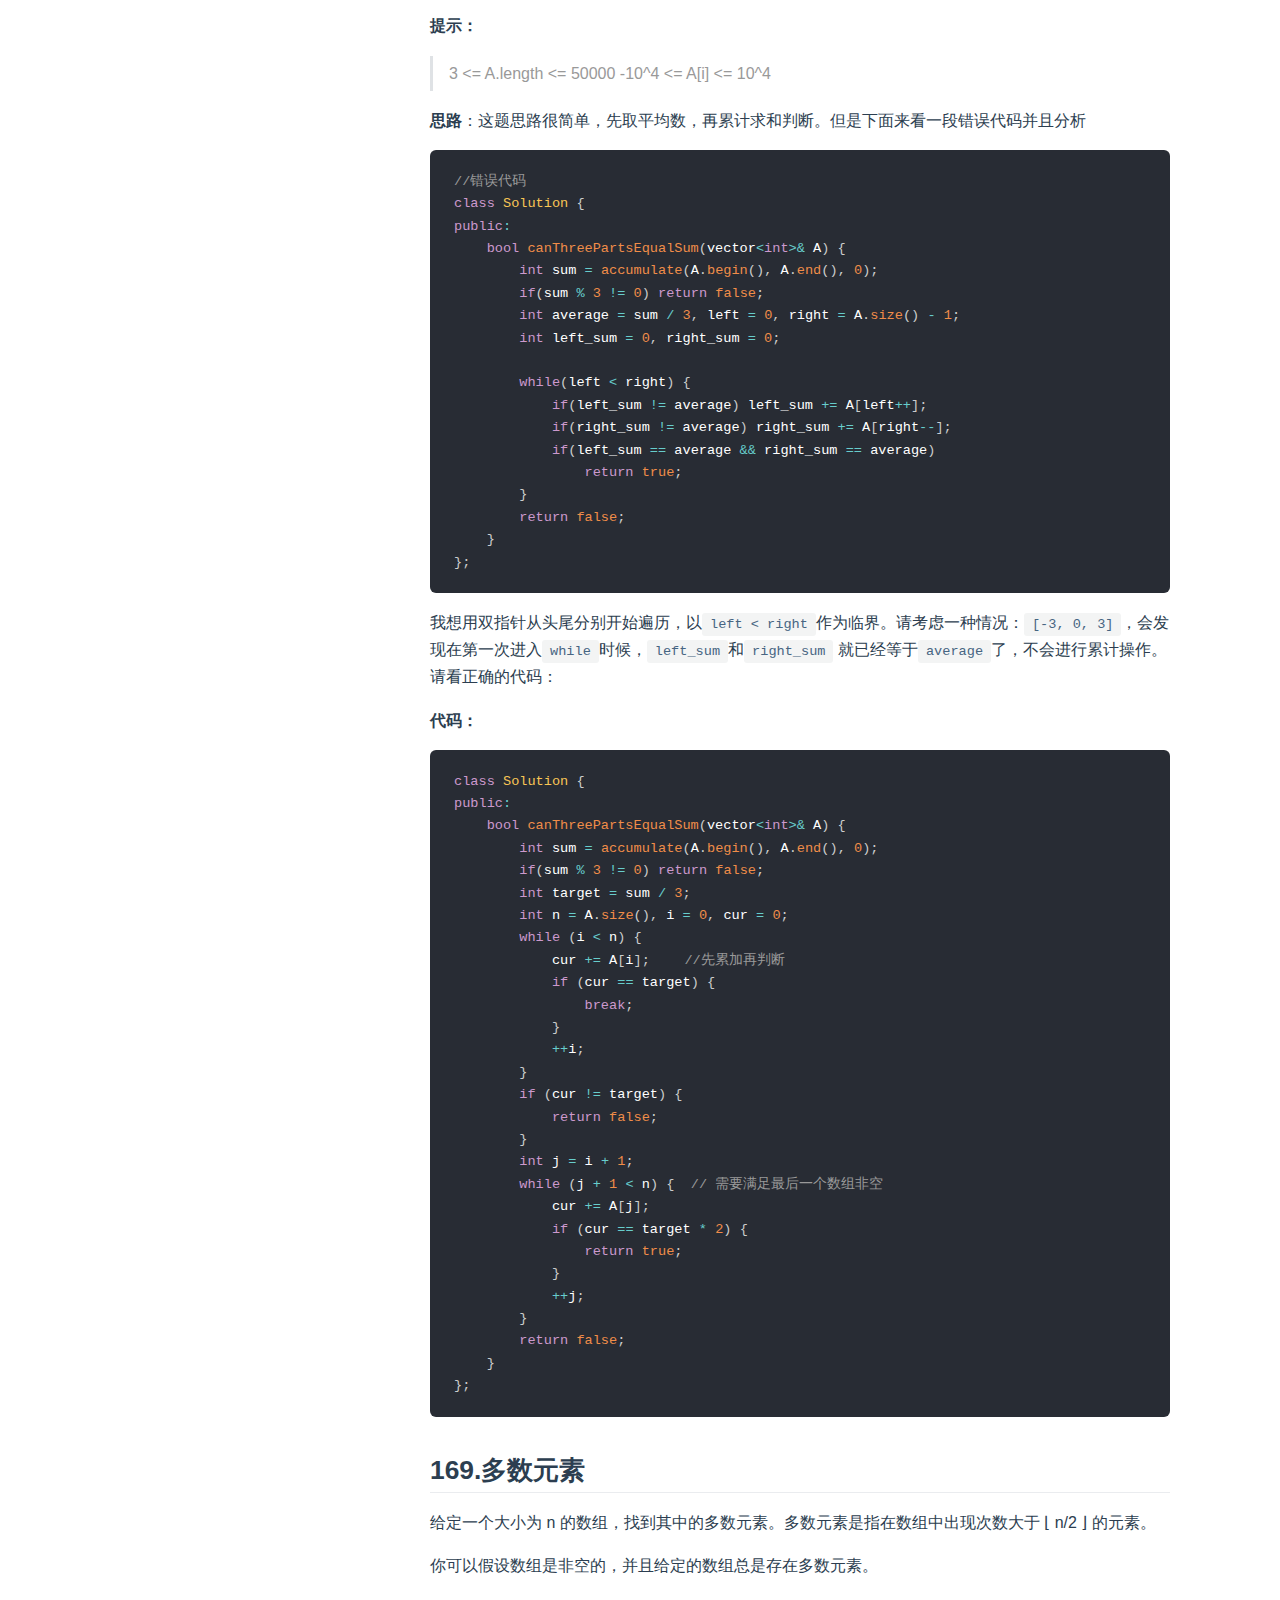
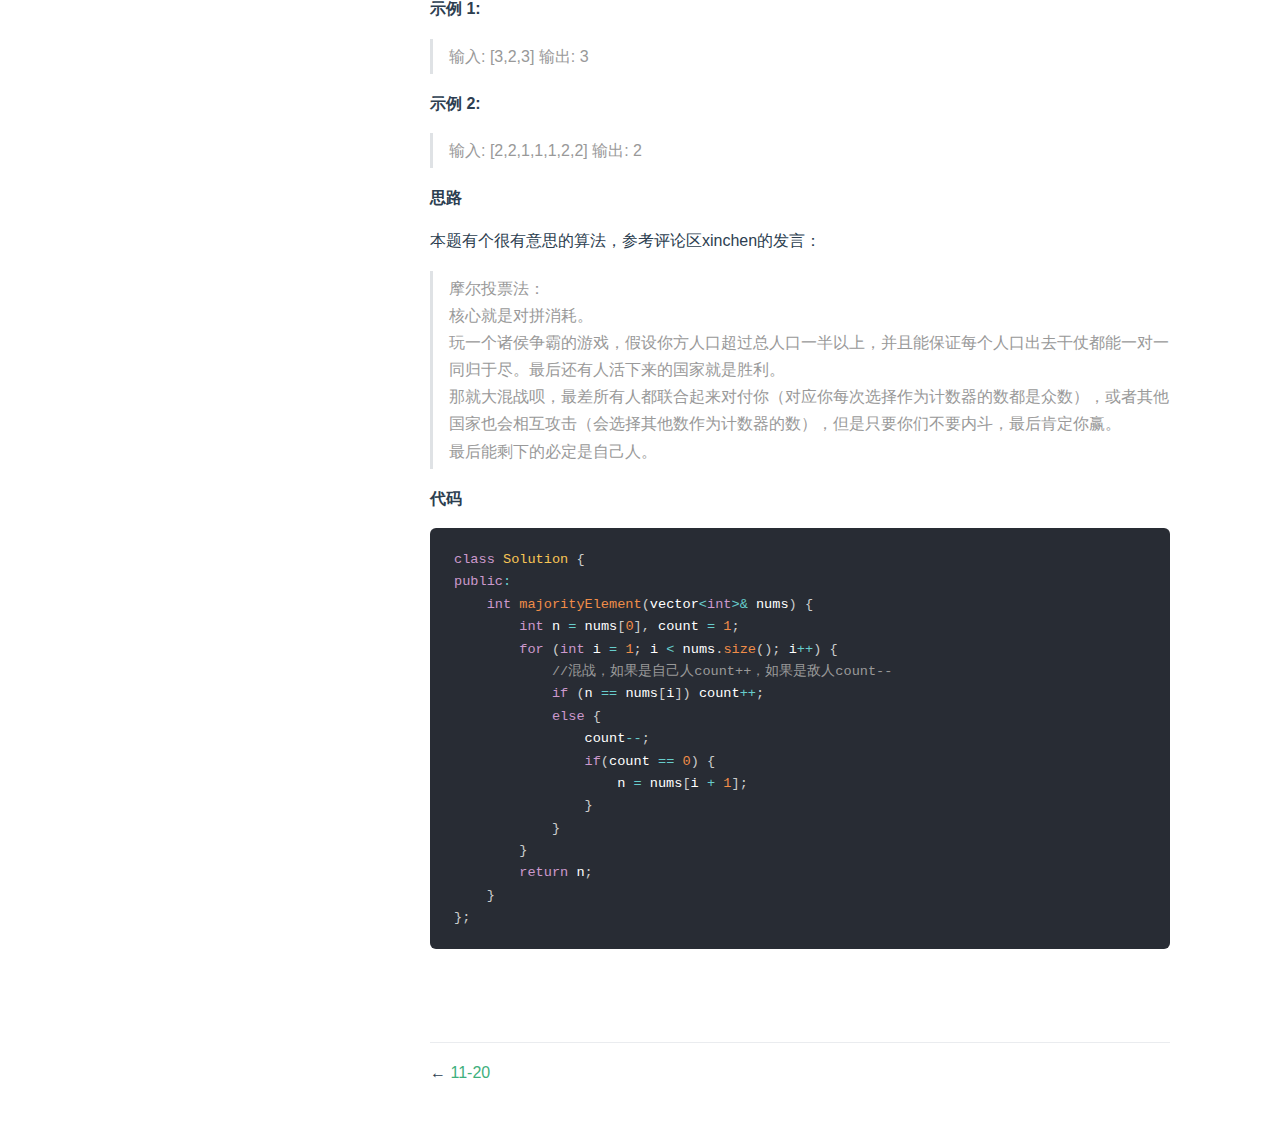
<file: leetcode/其他.html>
<!DOCTYPE html>
<html lang="en-US">
  <head>
    <meta charset="utf-8">
    <meta name="viewport" content="width=device-width,initial-scale=1">
    <title>其他 | YiNing</title>
    <meta name="description" content="小小程序员一枚">
    <meta name="generator" content="VuePress 1.3.1">
    <meta>
  <undefined></undefined>
    
    <link rel="preload" href="/assets/css/0.styles.47575099.css" as="style"><link rel="preload" href="/assets/js/app.80b94184.js" as="script"><link rel="preload" href="/assets/js/2.667981df.js" as="script"><link rel="preload" href="/assets/js/9.28d68574.js" as="script"><link rel="prefetch" href="/assets/js/10.de576c9c.js"><link rel="prefetch" href="/assets/js/3.05944435.js"><link rel="prefetch" href="/assets/js/4.4a933d6a.js"><link rel="prefetch" href="/assets/js/5.01420606.js"><link rel="prefetch" href="/assets/js/6.52a14ada.js"><link rel="prefetch" href="/assets/js/7.d42bdb5d.js"><link rel="prefetch" href="/assets/js/8.326681b7.js">
    <link rel="stylesheet" href="/assets/css/0.styles.47575099.css">
  </head>
  <body>
    <div id="app" data-server-rendered="true"><div class="theme-container"><header class="navbar"><div class="sidebar-button"><svg xmlns="http://www.w3.org/2000/svg" aria-hidden="true" role="img" viewBox="0 0 448 512" class="icon"><path fill="currentColor" d="M436 124H12c-6.627 0-12-5.373-12-12V80c0-6.627 5.373-12 12-12h424c6.627 0 12 5.373 12 12v32c0 6.627-5.373 12-12 12zm0 160H12c-6.627 0-12-5.373-12-12v-32c0-6.627 5.373-12 12-12h424c6.627 0 12 5.373 12 12v32c0 6.627-5.373 12-12 12zm0 160H12c-6.627 0-12-5.373-12-12v-32c0-6.627 5.373-12 12-12h424c6.627 0 12 5.373 12 12v32c0 6.627-5.373 12-12 12z"></path></svg></div> <a href="/" class="home-link router-link-active"><!----> <span class="site-name">YiNing</span></a> <div class="links"><div class="search-box"><input aria-label="Search" autocomplete="off" spellcheck="false" value=""> <!----></div> <nav class="nav-links can-hide"><div class="nav-item"><a href="/" class="nav-link">
  主页
</a></div><div class="nav-item"><div class="dropdown-wrapper"><button type="button" aria-label="分类" class="dropdown-title"><span class="title">分类</span> <span class="arrow right"></span></button> <ul class="nav-dropdown" style="display:none;"><li class="dropdown-item"><!----> <a href="/leetcode/" class="nav-link router-link-active">
  LeetCode笔记
</a></li><li class="dropdown-item"><!----> <a href="/" class="nav-link">
   其他
</a></li></ul></div></div><div class="nav-item"><a href="https://github.com/yining134" target="_blank" rel="noopener noreferrer" class="nav-link external">
  Github
  <svg xmlns="http://www.w3.org/2000/svg" aria-hidden="true" x="0px" y="0px" viewBox="0 0 100 100" width="15" height="15" class="icon outbound"><path fill="currentColor" d="M18.8,85.1h56l0,0c2.2,0,4-1.8,4-4v-32h-8v28h-48v-48h28v-8h-32l0,0c-2.2,0-4,1.8-4,4v56C14.8,83.3,16.6,85.1,18.8,85.1z"></path> <polygon fill="currentColor" points="45.7,48.7 51.3,54.3 77.2,28.5 77.2,37.2 85.2,37.2 85.2,14.9 62.8,14.9 62.8,22.9 71.5,22.9"></polygon></svg></a></div> <!----></nav></div></header> <div class="sidebar-mask"></div> <aside class="sidebar"><nav class="nav-links"><div class="nav-item"><a href="/" class="nav-link">
  主页
</a></div><div class="nav-item"><div class="dropdown-wrapper"><button type="button" aria-label="分类" class="dropdown-title"><span class="title">分类</span> <span class="arrow right"></span></button> <ul class="nav-dropdown" style="display:none;"><li class="dropdown-item"><!----> <a href="/leetcode/" class="nav-link router-link-active">
  LeetCode笔记
</a></li><li class="dropdown-item"><!----> <a href="/" class="nav-link">
   其他
</a></li></ul></div></div><div class="nav-item"><a href="https://github.com/yining134" target="_blank" rel="noopener noreferrer" class="nav-link external">
  Github
  <svg xmlns="http://www.w3.org/2000/svg" aria-hidden="true" x="0px" y="0px" viewBox="0 0 100 100" width="15" height="15" class="icon outbound"><path fill="currentColor" d="M18.8,85.1h56l0,0c2.2,0,4-1.8,4-4v-32h-8v28h-48v-48h28v-8h-32l0,0c-2.2,0-4,1.8-4,4v56C14.8,83.3,16.6,85.1,18.8,85.1z"></path> <polygon fill="currentColor" points="45.7,48.7 51.3,54.3 77.2,28.5 77.2,37.2 85.2,37.2 85.2,14.9 62.8,14.9 62.8,22.9 71.5,22.9"></polygon></svg></a></div> <!----></nav>  <ul class="sidebar-links"><li><a href="/leetcode/1-10.html" class="sidebar-link">1-10</a></li><li><a href="/leetcode/11-20.html" class="sidebar-link">11-20</a></li><li><a href="/leetcode/其他.html" class="active sidebar-link">其他</a><ul class="sidebar-sub-headers"><li class="sidebar-sub-header"><a href="/leetcode/其他.html#_543-二叉树的直径" class="sidebar-link">543. 二叉树的直径</a></li><li class="sidebar-sub-header"><a href="/leetcode/其他.html#_1013-将数组分成和相等的三个部分" class="sidebar-link">1013. 将数组分成和相等的三个部分</a></li><li class="sidebar-sub-header"><a href="/leetcode/其他.html#_169-多数元素" class="sidebar-link">169.多数元素</a></li></ul></li></ul> </aside> <main class="page"> <div class="theme-default-content content__default"><h2 id="_543-二叉树的直径"><a href="#_543-二叉树的直径" class="header-anchor">#</a> 543. 二叉树的直径</h2> <p><strong>题目</strong></p> <p>给定一棵二叉树，你需要计算它的直径长度。一棵二叉树的直径长度是任意两个结点路径长度中的最大值。这条路径可能穿过根结点。</p> <p><strong>示例 :</strong>
给定二叉树</p> <div class="language- extra-class"><pre><code>      1
     / \
    2   3
   / \     
  4   5    
</code></pre></div><p>返回 3, 它的长度是路径 [4,2,1,3] 或者 [5,2,1,3]。</p> <p>注意：两结点之间的路径长度是以它们之间边的数目表示。</p> <p><strong>思路</strong></p> <p>使用二叉树的遍历来完成。定义一个全局变量<code>diameter</code>，深度遍历二叉树的算法是：遍历左子树深度，遍历右子数深度，返回最大的那一个值作为当前节点深度。在次基础上，返回节点深度之前加一步：<strong>将左右节点相加与diameter比较，看是否更新</strong>。</p> <p><strong>代码</strong></p> <div class="language-cpp extra-class"><pre class="language-cpp"><code><span class="token keyword">class</span> <span class="token class-name">Solution</span> <span class="token punctuation">{</span>
<span class="token keyword">public</span><span class="token operator">:</span>
    <span class="token keyword">int</span> diameter <span class="token operator">=</span> <span class="token number">0</span><span class="token punctuation">;</span>
    <span class="token keyword">int</span> <span class="token function">depth</span><span class="token punctuation">(</span>TreeNode<span class="token operator">*</span> root<span class="token punctuation">)</span><span class="token punctuation">{</span>
        <span class="token keyword">if</span><span class="token punctuation">(</span>root <span class="token operator">==</span> <span class="token constant">NULL</span><span class="token punctuation">)</span> <span class="token keyword">return</span> <span class="token number">0</span><span class="token punctuation">;</span>
        <span class="token keyword">int</span> L <span class="token operator">=</span> <span class="token function">depth</span><span class="token punctuation">(</span>root<span class="token operator">-&gt;</span>left<span class="token punctuation">)</span><span class="token punctuation">;</span>
        <span class="token keyword">int</span> R <span class="token operator">=</span> <span class="token function">depth</span><span class="token punctuation">(</span>root<span class="token operator">-&gt;</span>right<span class="token punctuation">)</span><span class="token punctuation">;</span>
        diameter <span class="token operator">=</span> <span class="token function">max</span><span class="token punctuation">(</span>diameter<span class="token punctuation">,</span> L <span class="token operator">+</span> R<span class="token punctuation">)</span><span class="token punctuation">;</span>
        <span class="token keyword">return</span> <span class="token function">max</span><span class="token punctuation">(</span>L<span class="token punctuation">,</span> R<span class="token punctuation">)</span> <span class="token operator">+</span> <span class="token number">1</span><span class="token punctuation">;</span>
    <span class="token punctuation">}</span>
    <span class="token keyword">int</span> <span class="token function">diameterOfBinaryTree</span><span class="token punctuation">(</span>TreeNode<span class="token operator">*</span> root<span class="token punctuation">)</span> <span class="token punctuation">{</span>
        <span class="token function">depth</span><span class="token punctuation">(</span>root<span class="token punctuation">)</span><span class="token punctuation">;</span>
        <span class="token keyword">return</span> diameter<span class="token punctuation">;</span>
    <span class="token punctuation">}</span>
<span class="token punctuation">}</span><span class="token punctuation">;</span>
</code></pre></div><h2 id="_1013-将数组分成和相等的三个部分"><a href="#_1013-将数组分成和相等的三个部分" class="header-anchor">#</a> 1013. 将数组分成和相等的三个部分</h2> <p>给你一个整数数组 A，只有可以将其划分为三个和相等的非空部分时才返回 true，否则返回 false。</p> <p>形式上，如果可以找出索引 i+1 &lt; j 且满足 (A[0] + A[1] + ... + A[i] == A[i+1] + A[i+2] + ... + A[j-1] == A[j] + A[j-1] + ... + A[A.length - 1]) 就可以将数组三等分。</p> <p><strong>示例 1</strong>：</p> <blockquote><p>输出：[0,2,1,-6,6,-7,9,1,2,0,1]
输出：true
解释：0 + 2 + 1 = -6 + 6 - 7 + 9 + 1 = 2 + 0 + 1</p></blockquote> <p><strong>示例 2：</strong></p> <blockquote><p>输入：[0,2,1,-6,6,7,9,-1,2,0,1]
输出：false</p></blockquote> <p><strong>示例 3：</strong></p> <blockquote><p>输入：[3,3,6,5,-2,2,5,1,-9,4]
输出：true
解释：3 + 3 = 6 = 5 - 2 + 2 + 5 + 1 - 9 + 4</p></blockquote> <p><strong>提示：</strong></p> <blockquote><p>3 &lt;= A.length &lt;= 50000
-10^4 &lt;= A[i] &lt;= 10^4</p></blockquote> <p><strong>思路</strong>：这题思路很简单，先取平均数，再累计求和判断。但是下面来看一段错误代码并且分析</p> <div class="language-cpp extra-class"><pre class="language-cpp"><code><span class="token comment">//错误代码</span>
<span class="token keyword">class</span> <span class="token class-name">Solution</span> <span class="token punctuation">{</span>
<span class="token keyword">public</span><span class="token operator">:</span>
    <span class="token keyword">bool</span> <span class="token function">canThreePartsEqualSum</span><span class="token punctuation">(</span>vector<span class="token operator">&lt;</span><span class="token keyword">int</span><span class="token operator">&gt;</span><span class="token operator">&amp;</span> A<span class="token punctuation">)</span> <span class="token punctuation">{</span>
        <span class="token keyword">int</span> sum <span class="token operator">=</span> <span class="token function">accumulate</span><span class="token punctuation">(</span>A<span class="token punctuation">.</span><span class="token function">begin</span><span class="token punctuation">(</span><span class="token punctuation">)</span><span class="token punctuation">,</span> A<span class="token punctuation">.</span><span class="token function">end</span><span class="token punctuation">(</span><span class="token punctuation">)</span><span class="token punctuation">,</span> <span class="token number">0</span><span class="token punctuation">)</span><span class="token punctuation">;</span>
        <span class="token keyword">if</span><span class="token punctuation">(</span>sum <span class="token operator">%</span> <span class="token number">3</span> <span class="token operator">!=</span> <span class="token number">0</span><span class="token punctuation">)</span> <span class="token keyword">return</span> <span class="token boolean">false</span><span class="token punctuation">;</span>
        <span class="token keyword">int</span> average <span class="token operator">=</span> sum <span class="token operator">/</span> <span class="token number">3</span><span class="token punctuation">,</span> left <span class="token operator">=</span> <span class="token number">0</span><span class="token punctuation">,</span> right <span class="token operator">=</span> A<span class="token punctuation">.</span><span class="token function">size</span><span class="token punctuation">(</span><span class="token punctuation">)</span> <span class="token operator">-</span> <span class="token number">1</span><span class="token punctuation">;</span>
        <span class="token keyword">int</span> left_sum <span class="token operator">=</span> <span class="token number">0</span><span class="token punctuation">,</span> right_sum <span class="token operator">=</span> <span class="token number">0</span><span class="token punctuation">;</span>

        <span class="token keyword">while</span><span class="token punctuation">(</span>left <span class="token operator">&lt;</span> right<span class="token punctuation">)</span> <span class="token punctuation">{</span>
            <span class="token keyword">if</span><span class="token punctuation">(</span>left_sum <span class="token operator">!=</span> average<span class="token punctuation">)</span> left_sum <span class="token operator">+=</span> A<span class="token punctuation">[</span>left<span class="token operator">++</span><span class="token punctuation">]</span><span class="token punctuation">;</span>
            <span class="token keyword">if</span><span class="token punctuation">(</span>right_sum <span class="token operator">!=</span> average<span class="token punctuation">)</span> right_sum <span class="token operator">+=</span> A<span class="token punctuation">[</span>right<span class="token operator">--</span><span class="token punctuation">]</span><span class="token punctuation">;</span>
            <span class="token keyword">if</span><span class="token punctuation">(</span>left_sum <span class="token operator">==</span> average <span class="token operator">&amp;&amp;</span> right_sum <span class="token operator">==</span> average<span class="token punctuation">)</span> 
                <span class="token keyword">return</span> <span class="token boolean">true</span><span class="token punctuation">;</span>
        <span class="token punctuation">}</span>
        <span class="token keyword">return</span> <span class="token boolean">false</span><span class="token punctuation">;</span>
    <span class="token punctuation">}</span>
<span class="token punctuation">}</span><span class="token punctuation">;</span>
</code></pre></div><p>我想用双指针从头尾分别开始遍历，以<code>left &lt; right</code>作为临界。请考虑一种情况：<code>[-3, 0, 3]</code>，会发现在第一次进入<code>while</code>时候，<code>left_sum</code>和<code>right_sum</code> 就已经等于<code>average</code>了，不会进行累计操作。请看正确的代码：</p> <p><strong>代码：</strong></p> <div class="language-cpp extra-class"><pre class="language-cpp"><code><span class="token keyword">class</span> <span class="token class-name">Solution</span> <span class="token punctuation">{</span>
<span class="token keyword">public</span><span class="token operator">:</span>
    <span class="token keyword">bool</span> <span class="token function">canThreePartsEqualSum</span><span class="token punctuation">(</span>vector<span class="token operator">&lt;</span><span class="token keyword">int</span><span class="token operator">&gt;</span><span class="token operator">&amp;</span> A<span class="token punctuation">)</span> <span class="token punctuation">{</span>
        <span class="token keyword">int</span> sum <span class="token operator">=</span> <span class="token function">accumulate</span><span class="token punctuation">(</span>A<span class="token punctuation">.</span><span class="token function">begin</span><span class="token punctuation">(</span><span class="token punctuation">)</span><span class="token punctuation">,</span> A<span class="token punctuation">.</span><span class="token function">end</span><span class="token punctuation">(</span><span class="token punctuation">)</span><span class="token punctuation">,</span> <span class="token number">0</span><span class="token punctuation">)</span><span class="token punctuation">;</span>
        <span class="token keyword">if</span><span class="token punctuation">(</span>sum <span class="token operator">%</span> <span class="token number">3</span> <span class="token operator">!=</span> <span class="token number">0</span><span class="token punctuation">)</span> <span class="token keyword">return</span> <span class="token boolean">false</span><span class="token punctuation">;</span>
        <span class="token keyword">int</span> target <span class="token operator">=</span> sum <span class="token operator">/</span> <span class="token number">3</span><span class="token punctuation">;</span>
        <span class="token keyword">int</span> n <span class="token operator">=</span> A<span class="token punctuation">.</span><span class="token function">size</span><span class="token punctuation">(</span><span class="token punctuation">)</span><span class="token punctuation">,</span> i <span class="token operator">=</span> <span class="token number">0</span><span class="token punctuation">,</span> cur <span class="token operator">=</span> <span class="token number">0</span><span class="token punctuation">;</span>
        <span class="token keyword">while</span> <span class="token punctuation">(</span>i <span class="token operator">&lt;</span> n<span class="token punctuation">)</span> <span class="token punctuation">{</span>
            cur <span class="token operator">+=</span> A<span class="token punctuation">[</span>i<span class="token punctuation">]</span><span class="token punctuation">;</span>	<span class="token comment">//先累加再判断</span>
            <span class="token keyword">if</span> <span class="token punctuation">(</span>cur <span class="token operator">==</span> target<span class="token punctuation">)</span> <span class="token punctuation">{</span>
                <span class="token keyword">break</span><span class="token punctuation">;</span>
            <span class="token punctuation">}</span>
            <span class="token operator">++</span>i<span class="token punctuation">;</span>
        <span class="token punctuation">}</span>
        <span class="token keyword">if</span> <span class="token punctuation">(</span>cur <span class="token operator">!=</span> target<span class="token punctuation">)</span> <span class="token punctuation">{</span>
            <span class="token keyword">return</span> <span class="token boolean">false</span><span class="token punctuation">;</span>
        <span class="token punctuation">}</span>
        <span class="token keyword">int</span> j <span class="token operator">=</span> i <span class="token operator">+</span> <span class="token number">1</span><span class="token punctuation">;</span>
        <span class="token keyword">while</span> <span class="token punctuation">(</span>j <span class="token operator">+</span> <span class="token number">1</span> <span class="token operator">&lt;</span> n<span class="token punctuation">)</span> <span class="token punctuation">{</span>  <span class="token comment">// 需要满足最后一个数组非空</span>
            cur <span class="token operator">+=</span> A<span class="token punctuation">[</span>j<span class="token punctuation">]</span><span class="token punctuation">;</span>
            <span class="token keyword">if</span> <span class="token punctuation">(</span>cur <span class="token operator">==</span> target <span class="token operator">*</span> <span class="token number">2</span><span class="token punctuation">)</span> <span class="token punctuation">{</span>
                <span class="token keyword">return</span> <span class="token boolean">true</span><span class="token punctuation">;</span>
            <span class="token punctuation">}</span>
            <span class="token operator">++</span>j<span class="token punctuation">;</span>
        <span class="token punctuation">}</span>
        <span class="token keyword">return</span> <span class="token boolean">false</span><span class="token punctuation">;</span>
    <span class="token punctuation">}</span>
<span class="token punctuation">}</span><span class="token punctuation">;</span>
</code></pre></div><h2 id="_169-多数元素"><a href="#_169-多数元素" class="header-anchor">#</a> 169.多数元素</h2> <p>给定一个大小为 n 的数组，找到其中的多数元素。多数元素是指在数组中出现次数大于 ⌊ n/2 ⌋ 的元素。</p> <p>你可以假设数组是非空的，并且给定的数组总是存在多数元素。</p> <p><strong>示例 1:</strong></p> <blockquote><p>输入: [3,2,3]
输出: 3</p></blockquote> <p><strong>示例 2:</strong></p> <blockquote><p>输入: [2,2,1,1,1,2,2]
输出: 2</p></blockquote> <p><strong>思路</strong></p> <p>本题有个很有意思的算法，参考评论区xinchen的发言：</p> <blockquote><p>摩尔投票法：</p> <p>核心就是对拼消耗。</p> <p>玩一个诸侯争霸的游戏，假设你方人口超过总人口一半以上，并且能保证每个人口出去干仗都能一对一同归于尽。最后还有人活下来的国家就是胜利。</p> <p>那就大混战呗，最差所有人都联合起来对付你（对应你每次选择作为计数器的数都是众数），或者其他国家也会相互攻击（会选择其他数作为计数器的数），但是只要你们不要内斗，最后肯定你赢。</p> <p>最后能剩下的必定是自己人。</p></blockquote> <p><strong>代码</strong></p> <div class="language-cpp extra-class"><pre class="language-cpp"><code><span class="token keyword">class</span> <span class="token class-name">Solution</span> <span class="token punctuation">{</span>
<span class="token keyword">public</span><span class="token operator">:</span>
    <span class="token keyword">int</span> <span class="token function">majorityElement</span><span class="token punctuation">(</span>vector<span class="token operator">&lt;</span><span class="token keyword">int</span><span class="token operator">&gt;</span><span class="token operator">&amp;</span> nums<span class="token punctuation">)</span> <span class="token punctuation">{</span>
        <span class="token keyword">int</span> n <span class="token operator">=</span> nums<span class="token punctuation">[</span><span class="token number">0</span><span class="token punctuation">]</span><span class="token punctuation">,</span> count <span class="token operator">=</span> <span class="token number">1</span><span class="token punctuation">;</span>
        <span class="token keyword">for</span> <span class="token punctuation">(</span><span class="token keyword">int</span> i <span class="token operator">=</span> <span class="token number">1</span><span class="token punctuation">;</span> i <span class="token operator">&lt;</span> nums<span class="token punctuation">.</span><span class="token function">size</span><span class="token punctuation">(</span><span class="token punctuation">)</span><span class="token punctuation">;</span> i<span class="token operator">++</span><span class="token punctuation">)</span> <span class="token punctuation">{</span>
            <span class="token comment">//混战，如果是自己人count++，如果是敌人count--</span>
            <span class="token keyword">if</span> <span class="token punctuation">(</span>n <span class="token operator">==</span> nums<span class="token punctuation">[</span>i<span class="token punctuation">]</span><span class="token punctuation">)</span> count<span class="token operator">++</span><span class="token punctuation">;</span>
            <span class="token keyword">else</span> <span class="token punctuation">{</span>
                count<span class="token operator">--</span><span class="token punctuation">;</span>
                <span class="token keyword">if</span><span class="token punctuation">(</span>count <span class="token operator">==</span> <span class="token number">0</span><span class="token punctuation">)</span> <span class="token punctuation">{</span>
                    n <span class="token operator">=</span> nums<span class="token punctuation">[</span>i <span class="token operator">+</span> <span class="token number">1</span><span class="token punctuation">]</span><span class="token punctuation">;</span>
                <span class="token punctuation">}</span>
            <span class="token punctuation">}</span>
        <span class="token punctuation">}</span>
        <span class="token keyword">return</span> n<span class="token punctuation">;</span>
    <span class="token punctuation">}</span>
<span class="token punctuation">}</span><span class="token punctuation">;</span>
</code></pre></div></div> <footer class="page-edit"><!----> <!----></footer> <div class="page-nav"><p class="inner"><span class="prev">
      ←
      <a href="/leetcode/11-20.html" class="prev">
        11-20
      </a></span> <!----></p></div> </main></div><div class="global-ui"></div></div>
    <script src="/assets/js/app.80b94184.js" defer></script><script src="/assets/js/2.667981df.js" defer></script><script src="/assets/js/9.28d68574.js" defer></script>
  </body>
</html>
</file>
<file: assets/css/0.styles.47575099.css>
#nprogress{pointer-events:none}#nprogress .bar{background:#3eaf7c;position:fixed;z-index:1031;top:0;left:0;width:100%;height:2px}#nprogress .peg{display:block;position:absolute;right:0;width:100px;height:100%;box-shadow:0 0 10px #3eaf7c,0 0 5px #3eaf7c;opacity:1;transform:rotate(3deg) translateY(-4px)}#nprogress .spinner{display:block;position:fixed;z-index:1031;top:15px;right:15px}#nprogress .spinner-icon{width:18px;height:18px;box-sizing:border-box;border-color:#3eaf7c transparent transparent #3eaf7c;border-style:solid;border-width:2px;border-radius:50%;-webkit-animation:nprogress-spinner .4s linear infinite;animation:nprogress-spinner .4s linear infinite}.nprogress-custom-parent{overflow:hidden;position:relative}.nprogress-custom-parent #nprogress .bar,.nprogress-custom-parent #nprogress .spinner{position:absolute}@-webkit-keyframes nprogress-spinner{0%{transform:rotate(0deg)}to{transform:rotate(1turn)}}@keyframes nprogress-spinner{0%{transform:rotate(0deg)}to{transform:rotate(1turn)}}.icon.outbound{color:#aaa;display:inline-block;vertical-align:middle;position:relative;top:-1px}.home{padding:3.6rem 2rem 0;max-width:960px;margin:0 auto;display:block}.home .hero{text-align:center}.home .hero img{max-width:100%;max-height:280px;display:block;margin:3rem auto 1.5rem}.home .hero h1{font-size:3rem}.home .hero .action,.home .hero .description,.home .hero h1{margin:1.8rem auto}.home .hero .description{max-width:35rem;font-size:1.6rem;line-height:1.3;color:#6a8bad}.home .hero .action-button{display:inline-block;font-size:1.2rem;color:#fff;background-color:#3eaf7c;padding:.8rem 1.6rem;border-radius:4px;transition:background-color .1s ease;box-sizing:border-box;border-bottom:1px solid #389d70}.home .hero .action-button:hover{background-color:#4abf8a}.home .features{border-top:1px solid #eaecef;padding:1.2rem 0;margin-top:2.5rem;display:flex;flex-wrap:wrap;align-items:flex-start;align-content:stretch;justify-content:space-between}.home .feature{flex-grow:1;flex-basis:30%;max-width:30%}.home .feature h2{font-size:1.4rem;font-weight:500;border-bottom:none;padding-bottom:0;color:#3a5169}.home .feature p{color:#4e6e8e}.home .footer{padding:2.5rem;border-top:1px solid #eaecef;text-align:center;color:#4e6e8e}@media (max-width:719px){.home .features{flex-direction:column}.home .feature{max-width:100%;padding:0 2.5rem}}@media (max-width:419px){.home{padding-left:1.5rem;padding-right:1.5rem}.home .hero img{max-height:210px;margin:2rem auto 1.2rem}.home .hero h1{font-size:2rem}.home .hero .action,.home .hero .description,.home .hero h1{margin:1.2rem auto}.home .hero .description{font-size:1.2rem}.home .hero .action-button{font-size:1rem;padding:.6rem 1.2rem}.home .feature h2{font-size:1.25rem}}.search-box{display:inline-block;position:relative;margin-right:1rem}.search-box input{cursor:text;width:10rem;height:2rem;color:#4e6e8e;display:inline-block;border:1px solid #cfd4db;border-radius:2rem;font-size:.9rem;line-height:2rem;padding:0 .5rem 0 2rem;outline:none;transition:all .2s ease;background:#fff url(/assets/img/search.83621669.svg) .6rem .5rem no-repeat;background-size:1rem}.search-box input:focus{cursor:auto;border-color:#3eaf7c}.search-box .suggestions{background:#fff;width:20rem;position:absolute;top:1.5rem;border:1px solid #cfd4db;border-radius:6px;padding:.4rem;list-style-type:none}.search-box .suggestions.align-right{right:0}.search-box .suggestion{line-height:1.4;padding:.4rem .6rem;border-radius:4px;cursor:pointer}.search-box .suggestion a{white-space:normal;color:#5d82a6}.search-box .suggestion a .page-title{font-weight:600}.search-box .suggestion a .header{font-size:.9em;margin-left:.25em}.search-box .suggestion.focused{background-color:#f3f4f5}.search-box .suggestion.focused a{color:#3eaf7c}@media (max-width:959px){.search-box input{cursor:pointer;width:0;border-color:transparent;position:relative}.search-box input:focus{cursor:text;left:0;width:10rem}}@media (-ms-high-contrast:none){.search-box input{height:2rem}}@media (max-width:959px) and (min-width:719px){.search-box .suggestions{left:0}}@media (max-width:719px){.search-box{margin-right:0}.search-box input{left:1rem}.search-box .suggestions{right:0}}@media (max-width:419px){.search-box .suggestions{width:calc(100vw - 4rem)}.search-box input:focus{width:8rem}}.sidebar-button{cursor:pointer;display:none;width:1.25rem;height:1.25rem;position:absolute;padding:.6rem;top:.6rem;left:1rem}.sidebar-button .icon{display:block;width:1.25rem;height:1.25rem}@media (max-width:719px){.sidebar-button{display:block}}.dropdown-enter,.dropdown-leave-to{height:0!important}.dropdown-wrapper{cursor:pointer}.dropdown-wrapper .dropdown-title{display:block;font-size:.9rem;font-family:inherit;cursor:inherit;padding:inherit;line-height:1.4rem;background:transparent;border:none;font-weight:500;color:#2c3e50}.dropdown-wrapper .dropdown-title:hover{border-color:transparent}.dropdown-wrapper .dropdown-title .arrow{vertical-align:middle;margin-top:-1px;margin-left:.4rem}.dropdown-wrapper .nav-dropdown .dropdown-item{color:inherit;line-height:1.7rem}.dropdown-wrapper .nav-dropdown .dropdown-item h4{margin:.45rem 0 0;border-top:1px solid #eee;padding:.45rem 1.5rem 0 1.25rem}.dropdown-wrapper .nav-dropdown .dropdown-item .dropdown-subitem-wrapper{padding:0;list-style:none}.dropdown-wrapper .nav-dropdown .dropdown-item .dropdown-subitem-wrapper .dropdown-subitem{font-size:.9em}.dropdown-wrapper .nav-dropdown .dropdown-item a{display:block;line-height:1.7rem;position:relative;border-bottom:none;font-weight:400;margin-bottom:0;padding:0 1.5rem 0 1.25rem}.dropdown-wrapper .nav-dropdown .dropdown-item a.router-link-active,.dropdown-wrapper .nav-dropdown .dropdown-item a:hover{color:#3eaf7c}.dropdown-wrapper .nav-dropdown .dropdown-item a.router-link-active:after{content:"";width:0;height:0;border-left:5px solid #3eaf7c;border-top:3px solid transparent;border-bottom:3px solid transparent;position:absolute;top:calc(50% - 2px);left:9px}.dropdown-wrapper .nav-dropdown .dropdown-item:first-child h4{margin-top:0;padding-top:0;border-top:0}@media (max-width:719px){.dropdown-wrapper.open .dropdown-title{margin-bottom:.5rem}.dropdown-wrapper .dropdown-title{font-weight:600;font-size:inherit}.dropdown-wrapper .dropdown-title:hover{color:#3eaf7c}.dropdown-wrapper .nav-dropdown{transition:height .1s ease-out;overflow:hidden}.dropdown-wrapper .nav-dropdown .dropdown-item h4{border-top:0;margin-top:0;padding-top:0}.dropdown-wrapper .nav-dropdown .dropdown-item>a,.dropdown-wrapper .nav-dropdown .dropdown-item h4{font-size:15px;line-height:2rem}.dropdown-wrapper .nav-dropdown .dropdown-item .dropdown-subitem{font-size:14px;padding-left:1rem}}@media (min-width:719px){.dropdown-wrapper{height:1.8rem}.dropdown-wrapper.open .nav-dropdown,.dropdown-wrapper:hover .nav-dropdown{display:block!important}.dropdown-wrapper.open:blur{display:none}.dropdown-wrapper .dropdown-title .arrow{border-left:4px solid transparent;border-right:4px solid transparent;border-top:6px solid #ccc;border-bottom:0}.dropdown-wrapper .nav-dropdown{display:none;height:auto!important;box-sizing:border-box;max-height:calc(100vh - 2.7rem);overflow-y:auto;position:absolute;top:100%;right:0;background-color:#fff;padding:.6rem 0;border:1px solid;border-color:#ddd #ddd #ccc;text-align:left;border-radius:.25rem;white-space:nowrap;margin:0}}.nav-links{display:inline-block}.nav-links a{line-height:1.4rem;color:inherit}.nav-links a.router-link-active,.nav-links a:hover{color:#3eaf7c}.nav-links .nav-item{position:relative;display:inline-block;margin-left:1.5rem;line-height:2rem}.nav-links .nav-item:first-child{margin-left:0}.nav-links .repo-link{margin-left:1.5rem}@media (max-width:719px){.nav-links .nav-item,.nav-links .repo-link{margin-left:0}}@media (min-width:719px){.nav-links a.router-link-active,.nav-links a:hover{color:#2c3e50}.nav-item>a:not(.external).router-link-active,.nav-item>a:not(.external):hover{margin-bottom:-2px;border-bottom:2px solid #46bd87}}.navbar{padding:.7rem 1.5rem;line-height:2.2rem}.navbar a,.navbar img,.navbar span{display:inline-block}.navbar .logo{height:2.2rem;min-width:2.2rem;margin-right:.8rem;vertical-align:top}.navbar .site-name{font-size:1.3rem;font-weight:600;color:#2c3e50;position:relative}.navbar .links{padding-left:1.5rem;box-sizing:border-box;background-color:#fff;white-space:nowrap;font-size:.9rem;position:absolute;right:1.5rem;top:.7rem;display:flex}.navbar .links .search-box{flex:0 0 auto;vertical-align:top}@media (max-width:719px){.navbar{padding-left:4rem}.navbar .can-hide{display:none}.navbar .links{padding-left:1.5rem}.navbar .site-name{width:calc(100vw - 9.4rem);overflow:hidden;white-space:nowrap;text-overflow:ellipsis}}.page-edit{max-width:740px;margin:0 auto;padding:2rem 2.5rem}@media (max-width:959px){.page-edit{padding:2rem}}@media (max-width:419px){.page-edit{padding:1.5rem}}.page-edit{padding-top:1rem;padding-bottom:1rem;overflow:auto}.page-edit .edit-link{display:inline-block}.page-edit .edit-link a{color:#4e6e8e;margin-right:.25rem}.page-edit .last-updated{float:right;font-size:.9em}.page-edit .last-updated .prefix{font-weight:500;color:#4e6e8e}.page-edit .last-updated .time{font-weight:400;color:#aaa}@media (max-width:719px){.page-edit .edit-link{margin-bottom:.5rem}.page-edit .last-updated{font-size:.8em;float:none;text-align:left}}.page-nav{max-width:740px;margin:0 auto;padding:2rem 2.5rem}@media (max-width:959px){.page-nav{padding:2rem}}@media (max-width:419px){.page-nav{padding:1.5rem}}.page-nav{padding-top:1rem;padding-bottom:0}.page-nav .inner{min-height:2rem;margin-top:0;border-top:1px solid #eaecef;padding-top:1rem;overflow:auto}.page-nav .next{float:right}.page{padding-bottom:2rem;display:block}.sidebar-group .sidebar-group{padding-left:.5em}.sidebar-group:not(.collapsable) .sidebar-heading:not(.clickable){cursor:auto;color:inherit}.sidebar-group.is-sub-group{padding-left:0}.sidebar-group.is-sub-group>.sidebar-heading{font-size:.95em;line-height:1.4;font-weight:400;padding-left:2rem}.sidebar-group.is-sub-group>.sidebar-heading:not(.clickable){opacity:.5}.sidebar-group.is-sub-group>.sidebar-group-items{padding-left:1rem}.sidebar-group.is-sub-group>.sidebar-group-items>li>.sidebar-link{font-size:.95em;border-left:none}.sidebar-group.depth-2>.sidebar-heading{border-left:none}.sidebar-heading{color:#2c3e50;transition:color .15s ease;cursor:pointer;font-size:1.1em;font-weight:700;padding:.35rem 1.5rem .35rem 1.25rem;width:100%;box-sizing:border-box;margin:0;border-left:.25rem solid transparent}.sidebar-heading.open,.sidebar-heading:hover{color:inherit}.sidebar-heading .arrow{position:relative;top:-.12em;left:.5em}.sidebar-heading.clickable.active{font-weight:600;color:#3eaf7c;border-left-color:#3eaf7c}.sidebar-heading.clickable:hover{color:#3eaf7c}.sidebar-group-items{transition:height .1s ease-out;font-size:.95em;overflow:hidden}.sidebar .sidebar-sub-headers{padding-left:1rem;font-size:.95em}a.sidebar-link{font-size:1em;font-weight:400;display:inline-block;color:#2c3e50;border-left:.25rem solid transparent;padding:.35rem 1rem .35rem 1.25rem;line-height:1.4;width:100%;box-sizing:border-box}a.sidebar-link:hover{color:#3eaf7c}a.sidebar-link.active{font-weight:600;color:#3eaf7c;border-left-color:#3eaf7c}.sidebar-group a.sidebar-link{padding-left:2rem}.sidebar-sub-headers a.sidebar-link{padding-top:.25rem;padding-bottom:.25rem;border-left:none}.sidebar-sub-headers a.sidebar-link.active{font-weight:500}.sidebar ul{padding:0;margin:0;list-style-type:none}.sidebar a{display:inline-block}.sidebar .nav-links{display:none;border-bottom:1px solid #eaecef;padding:.5rem 0 .75rem}.sidebar .nav-links a{font-weight:600}.sidebar .nav-links .nav-item,.sidebar .nav-links .repo-link{display:block;line-height:1.25rem;font-size:1.1em;padding:.5rem 0 .5rem 1.5rem}.sidebar>.sidebar-links{padding:1.5rem 0}.sidebar>.sidebar-links>li>a.sidebar-link{font-size:1.1em;line-height:1.7;font-weight:700}.sidebar>.sidebar-links>li:not(:first-child){margin-top:.75rem}@media (max-width:719px){.sidebar .nav-links{display:block}.sidebar .nav-links .dropdown-wrapper .nav-dropdown .dropdown-item a.router-link-active:after{top:calc(1rem - 2px)}.sidebar>.sidebar-links{padding:1rem 0}}code[class*=language-],pre[class*=language-]{color:#ccc;background:none;font-family:Consolas,Monaco,Andale Mono,Ubuntu Mono,monospace;font-size:1em;text-align:left;white-space:pre;word-spacing:normal;word-break:normal;word-wrap:normal;line-height:1.5;-moz-tab-size:4;-o-tab-size:4;tab-size:4;-webkit-hyphens:none;-ms-hyphens:none;hyphens:none}pre[class*=language-]{padding:1em;margin:.5em 0;overflow:auto}:not(pre)>code[class*=language-],pre[class*=language-]{background:#2d2d2d}:not(pre)>code[class*=language-]{padding:.1em;border-radius:.3em;white-space:normal}.token.block-comment,.token.cdata,.token.comment,.token.doctype,.token.prolog{color:#999}.token.punctuation{color:#ccc}.token.attr-name,.token.deleted,.token.namespace,.token.tag{color:#e2777a}.token.function-name{color:#6196cc}.token.boolean,.token.function,.token.number{color:#f08d49}.token.class-name,.token.constant,.token.property,.token.symbol{color:#f8c555}.token.atrule,.token.builtin,.token.important,.token.keyword,.token.selector{color:#cc99cd}.token.attr-value,.token.char,.token.regex,.token.string,.token.variable{color:#7ec699}.token.entity,.token.operator,.token.url{color:#67cdcc}.token.bold,.token.important{font-weight:700}.token.italic{font-style:italic}.token.entity{cursor:help}.token.inserted{color:green}.theme-default-content code{color:#476582;padding:.25rem .5rem;margin:0;font-size:.85em;background-color:rgba(27,31,35,.05);border-radius:3px}.theme-default-content code .token.deleted{color:#ec5975}.theme-default-content code .token.inserted{color:#3eaf7c}.theme-default-content pre,.theme-default-content pre[class*=language-]{line-height:1.4;padding:1.25rem 1.5rem;margin:.85rem 0;background-color:#282c34;border-radius:6px;overflow:auto}.theme-default-content pre[class*=language-] code,.theme-default-content pre code{color:#fff;padding:0;background-color:transparent;border-radius:0}div[class*=language-]{position:relative;background-color:#282c34;border-radius:6px}div[class*=language-] .highlight-lines{-webkit-user-select:none;-ms-user-select:none;user-select:none;padding-top:1.3rem;position:absolute;top:0;left:0;width:100%;line-height:1.4}div[class*=language-] .highlight-lines .highlighted{background-color:rgba(0,0,0,.66)}div[class*=language-] pre,div[class*=language-] pre[class*=language-]{background:transparent;position:relative;z-index:1}div[class*=language-]:before{position:absolute;z-index:3;top:.8em;right:1em;font-size:.75rem;color:hsla(0,0%,100%,.4)}div[class*=language-]:not(.line-numbers-mode) .line-numbers-wrapper{display:none}div[class*=language-].line-numbers-mode .highlight-lines .highlighted{position:relative}div[class*=language-].line-numbers-mode .highlight-lines .highlighted:before{content:" ";position:absolute;z-index:3;left:0;top:0;display:block;width:3.5rem;height:100%;background-color:rgba(0,0,0,.66)}div[class*=language-].line-numbers-mode pre{padding-left:4.5rem;vertical-align:middle}div[class*=language-].line-numbers-mode .line-numbers-wrapper{position:absolute;top:0;width:3.5rem;text-align:center;color:hsla(0,0%,100%,.3);padding:1.25rem 0;line-height:1.4}div[class*=language-].line-numbers-mode .line-numbers-wrapper br{-webkit-user-select:none;-ms-user-select:none;user-select:none}div[class*=language-].line-numbers-mode .line-numbers-wrapper .line-number{position:relative;z-index:4;-webkit-user-select:none;-ms-user-select:none;user-select:none;font-size:.85em}div[class*=language-].line-numbers-mode:after{content:"";position:absolute;z-index:2;top:0;left:0;width:3.5rem;height:100%;border-radius:6px 0 0 6px;border-right:1px solid rgba(0,0,0,.66);background-color:#282c34}div[class~=language-js]:before{content:"js"}div[class~=language-ts]:before{content:"ts"}div[class~=language-html]:before{content:"html"}div[class~=language-md]:before{content:"md"}div[class~=language-vue]:before{content:"vue"}div[class~=language-css]:before{content:"css"}div[class~=language-sass]:before{content:"sass"}div[class~=language-scss]:before{content:"scss"}div[class~=language-less]:before{content:"less"}div[class~=language-stylus]:before{content:"stylus"}div[class~=language-go]:before{content:"go"}div[class~=language-java]:before{content:"java"}div[class~=language-c]:before{content:"c"}div[class~=language-sh]:before{content:"sh"}div[class~=language-yaml]:before{content:"yaml"}div[class~=language-py]:before{content:"py"}div[class~=language-docker]:before{content:"docker"}div[class~=language-dockerfile]:before{content:"dockerfile"}div[class~=language-makefile]:before{content:"makefile"}div[class~=language-javascript]:before{content:"js"}div[class~=language-typescript]:before{content:"ts"}div[class~=language-markup]:before{content:"html"}div[class~=language-markdown]:before{content:"md"}div[class~=language-json]:before{content:"json"}div[class~=language-ruby]:before{content:"rb"}div[class~=language-python]:before{content:"py"}div[class~=language-bash]:before{content:"sh"}div[class~=language-php]:before{content:"php"}.custom-block .custom-block-title{font-weight:600;margin-bottom:-.4rem}.custom-block.danger,.custom-block.tip,.custom-block.warning{padding:.1rem 1.5rem;border-left-width:.5rem;border-left-style:solid;margin:1rem 0}.custom-block.tip{background-color:#f3f5f7;border-color:#42b983}.custom-block.warning{background-color:rgba(255,229,100,.3);border-color:#e7c000;color:#6b5900}.custom-block.warning .custom-block-title{color:#b29400}.custom-block.warning a{color:#2c3e50}.custom-block.danger{background-color:#ffe6e6;border-color:#c00;color:#4d0000}.custom-block.danger .custom-block-title{color:#900}.custom-block.danger a{color:#2c3e50}.custom-block.details{display:block;position:relative;border-radius:2px;margin:1.6em 0;padding:1.6em;background-color:#eee}.custom-block.details h4{margin-top:0}.custom-block.details figure:last-child,.custom-block.details p:last-child{margin-bottom:0;padding-bottom:0}.custom-block.details summary{outline:none;cursor:pointer}.arrow{display:inline-block;width:0;height:0}.arrow.up{border-bottom:6px solid #ccc}.arrow.down,.arrow.up{border-left:4px solid transparent;border-right:4px solid transparent}.arrow.down{border-top:6px solid #ccc}.arrow.right{border-left:6px solid #ccc}.arrow.left,.arrow.right{border-top:4px solid transparent;border-bottom:4px solid transparent}.arrow.left{border-right:6px solid #ccc}.theme-default-content:not(.custom){max-width:740px;margin:0 auto;padding:2rem 2.5rem}@media (max-width:959px){.theme-default-content:not(.custom){padding:2rem}}@media (max-width:419px){.theme-default-content:not(.custom){padding:1.5rem}}.table-of-contents .badge{vertical-align:middle}body,html{padding:0;margin:0;background-color:#fff}body{font-family:-apple-system,BlinkMacSystemFont,Segoe UI,Roboto,Oxygen,Ubuntu,Cantarell,Fira Sans,Droid Sans,Helvetica Neue,sans-serif;-webkit-font-smoothing:antialiased;-moz-osx-font-smoothing:grayscale;font-size:16px;color:#2c3e50}.page{padding-left:20rem}.navbar{z-index:20;right:0;height:3.6rem;background-color:#fff;box-sizing:border-box;border-bottom:1px solid #eaecef}.navbar,.sidebar-mask{position:fixed;top:0;left:0}.sidebar-mask{z-index:9;width:100vw;height:100vh;display:none}.sidebar{font-size:16px;background-color:#fff;width:20rem;position:fixed;z-index:10;margin:0;top:3.6rem;left:0;bottom:0;box-sizing:border-box;border-right:1px solid #eaecef;overflow-y:auto}.theme-default-content:not(.custom)>:first-child{margin-top:3.6rem}.theme-default-content:not(.custom) a:hover{text-decoration:underline}.theme-default-content:not(.custom) p.demo{padding:1rem 1.5rem;border:1px solid #ddd;border-radius:4px}.theme-default-content:not(.custom) img{max-width:100%}.theme-default-content.custom{padding:0;margin:0}.theme-default-content.custom img{max-width:100%}a{font-weight:500;text-decoration:none}a,p a code{color:#3eaf7c}p a code{font-weight:400}kbd{background:#eee;border:.15rem solid #ddd;border-bottom:.25rem solid #ddd;border-radius:.15rem;padding:0 .15em}blockquote{font-size:1rem;color:#999;border-left:.2rem solid #dfe2e5;margin:1rem 0;padding:.25rem 0 .25rem 1rem}blockquote>p{margin:0}ol,ul{padding-left:1.2em}strong{font-weight:600}h1,h2,h3,h4,h5,h6{font-weight:600;line-height:1.25}.theme-default-content:not(.custom)>h1,.theme-default-content:not(.custom)>h2,.theme-default-content:not(.custom)>h3,.theme-default-content:not(.custom)>h4,.theme-default-content:not(.custom)>h5,.theme-default-content:not(.custom)>h6{margin-top:-3.1rem;padding-top:4.6rem;margin-bottom:0}.theme-default-content:not(.custom)>h1:first-child,.theme-default-content:not(.custom)>h2:first-child,.theme-default-content:not(.custom)>h3:first-child,.theme-default-content:not(.custom)>h4:first-child,.theme-default-content:not(.custom)>h5:first-child,.theme-default-content:not(.custom)>h6:first-child{margin-top:-1.5rem;margin-bottom:1rem}.theme-default-content:not(.custom)>h1:first-child+.custom-block,.theme-default-content:not(.custom)>h1:first-child+p,.theme-default-content:not(.custom)>h1:first-child+pre,.theme-default-content:not(.custom)>h2:first-child+.custom-block,.theme-default-content:not(.custom)>h2:first-child+p,.theme-default-content:not(.custom)>h2:first-child+pre,.theme-default-content:not(.custom)>h3:first-child+.custom-block,.theme-default-content:not(.custom)>h3:first-child+p,.theme-default-content:not(.custom)>h3:first-child+pre,.theme-default-content:not(.custom)>h4:first-child+.custom-block,.theme-default-content:not(.custom)>h4:first-child+p,.theme-default-content:not(.custom)>h4:first-child+pre,.theme-default-content:not(.custom)>h5:first-child+.custom-block,.theme-default-content:not(.custom)>h5:first-child+p,.theme-default-content:not(.custom)>h5:first-child+pre,.theme-default-content:not(.custom)>h6:first-child+.custom-block,.theme-default-content:not(.custom)>h6:first-child+p,.theme-default-content:not(.custom)>h6:first-child+pre{margin-top:2rem}h1:hover .header-anchor,h2:hover .header-anchor,h3:hover .header-anchor,h4:hover .header-anchor,h5:hover .header-anchor,h6:hover .header-anchor{opacity:1}h1{font-size:2.2rem}h2{font-size:1.65rem;padding-bottom:.3rem;border-bottom:1px solid #eaecef}h3{font-size:1.35rem}a.header-anchor{font-size:.85em;float:left;margin-left:-.87em;padding-right:.23em;margin-top:.125em;opacity:0}a.header-anchor:hover{text-decoration:none}.line-number,code,kbd{font-family:source-code-pro,Menlo,Monaco,Consolas,Courier New,monospace}ol,p,ul{line-height:1.7}hr{border:0;border-top:1px solid #eaecef}table{border-collapse:collapse;margin:1rem 0;display:block;overflow-x:auto}tr{border-top:1px solid #dfe2e5}tr:nth-child(2n){background-color:#f6f8fa}td,th{border:1px solid #dfe2e5;padding:.6em 1em}.theme-container.sidebar-open .sidebar-mask{display:block}.theme-container.no-navbar .theme-default-content:not(.custom)>h1,.theme-container.no-navbar h2,.theme-container.no-navbar h3,.theme-container.no-navbar h4,.theme-container.no-navbar h5,.theme-container.no-navbar h6{margin-top:1.5rem;padding-top:0}.theme-container.no-navbar .sidebar{top:0}@media (min-width:720px){.theme-container.no-sidebar .sidebar{display:none}.theme-container.no-sidebar .page{padding-left:0}}@media (max-width:959px){.sidebar{font-size:15px;width:16.4rem}.page{padding-left:16.4rem}}@media (max-width:719px){.sidebar{top:0;padding-top:3.6rem;transform:translateX(-100%);transition:transform .2s ease}.page{padding-left:0}.theme-container.sidebar-open .sidebar{transform:translateX(0)}.theme-container.no-navbar .sidebar{padding-top:0}}@media (max-width:419px){h1{font-size:1.9rem}.theme-default-content div[class*=language-]{margin:.85rem -1.5rem;border-radius:0}}.badge[data-v-4eabb09d]{display:inline-block;font-size:14px;height:18px;line-height:18px;border-radius:3px;padding:0 6px;color:#fff}.badge.green[data-v-4eabb09d],.badge.tip[data-v-4eabb09d],.badge[data-v-4eabb09d]{background-color:#42b983}.badge.error[data-v-4eabb09d]{background-color:#da5961}.badge.warn[data-v-4eabb09d],.badge.warning[data-v-4eabb09d],.badge.yellow[data-v-4eabb09d]{background-color:#e7c000}.badge+.badge[data-v-4eabb09d]{margin-left:5px}
</file>
